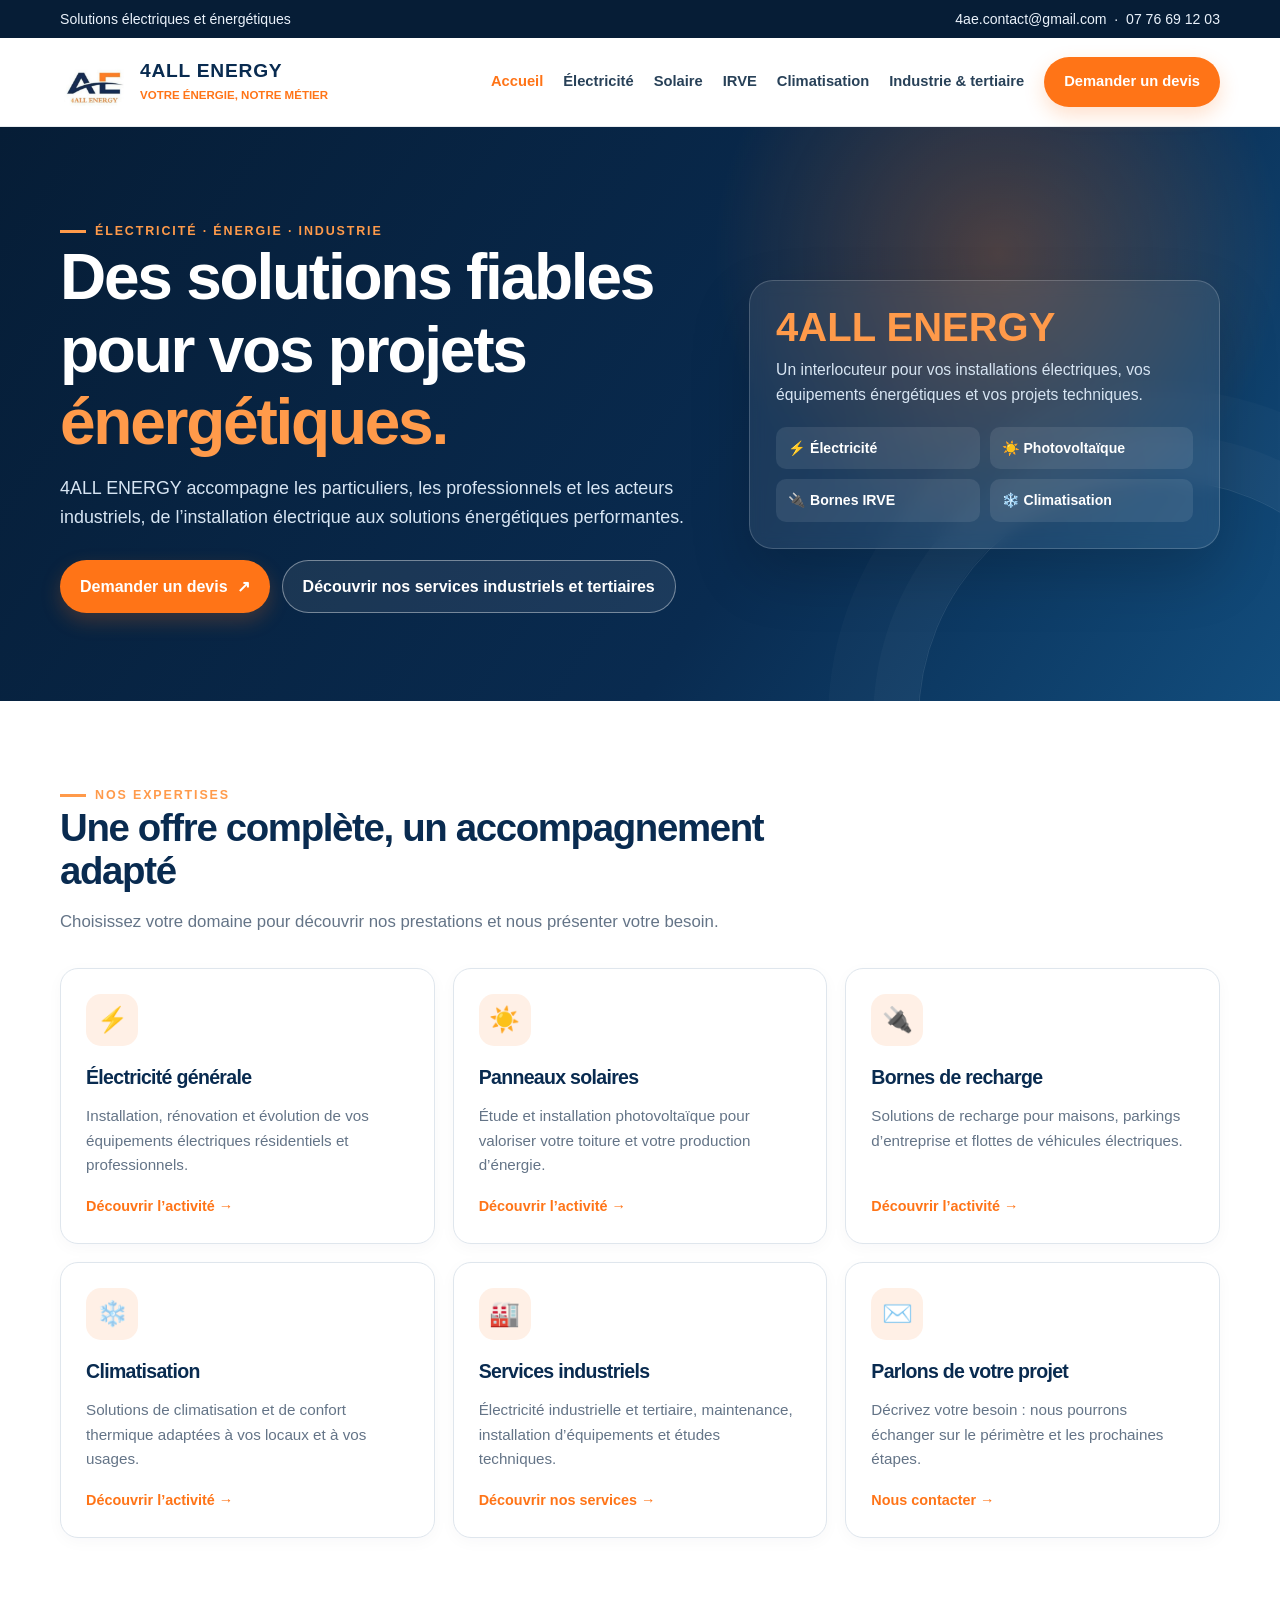
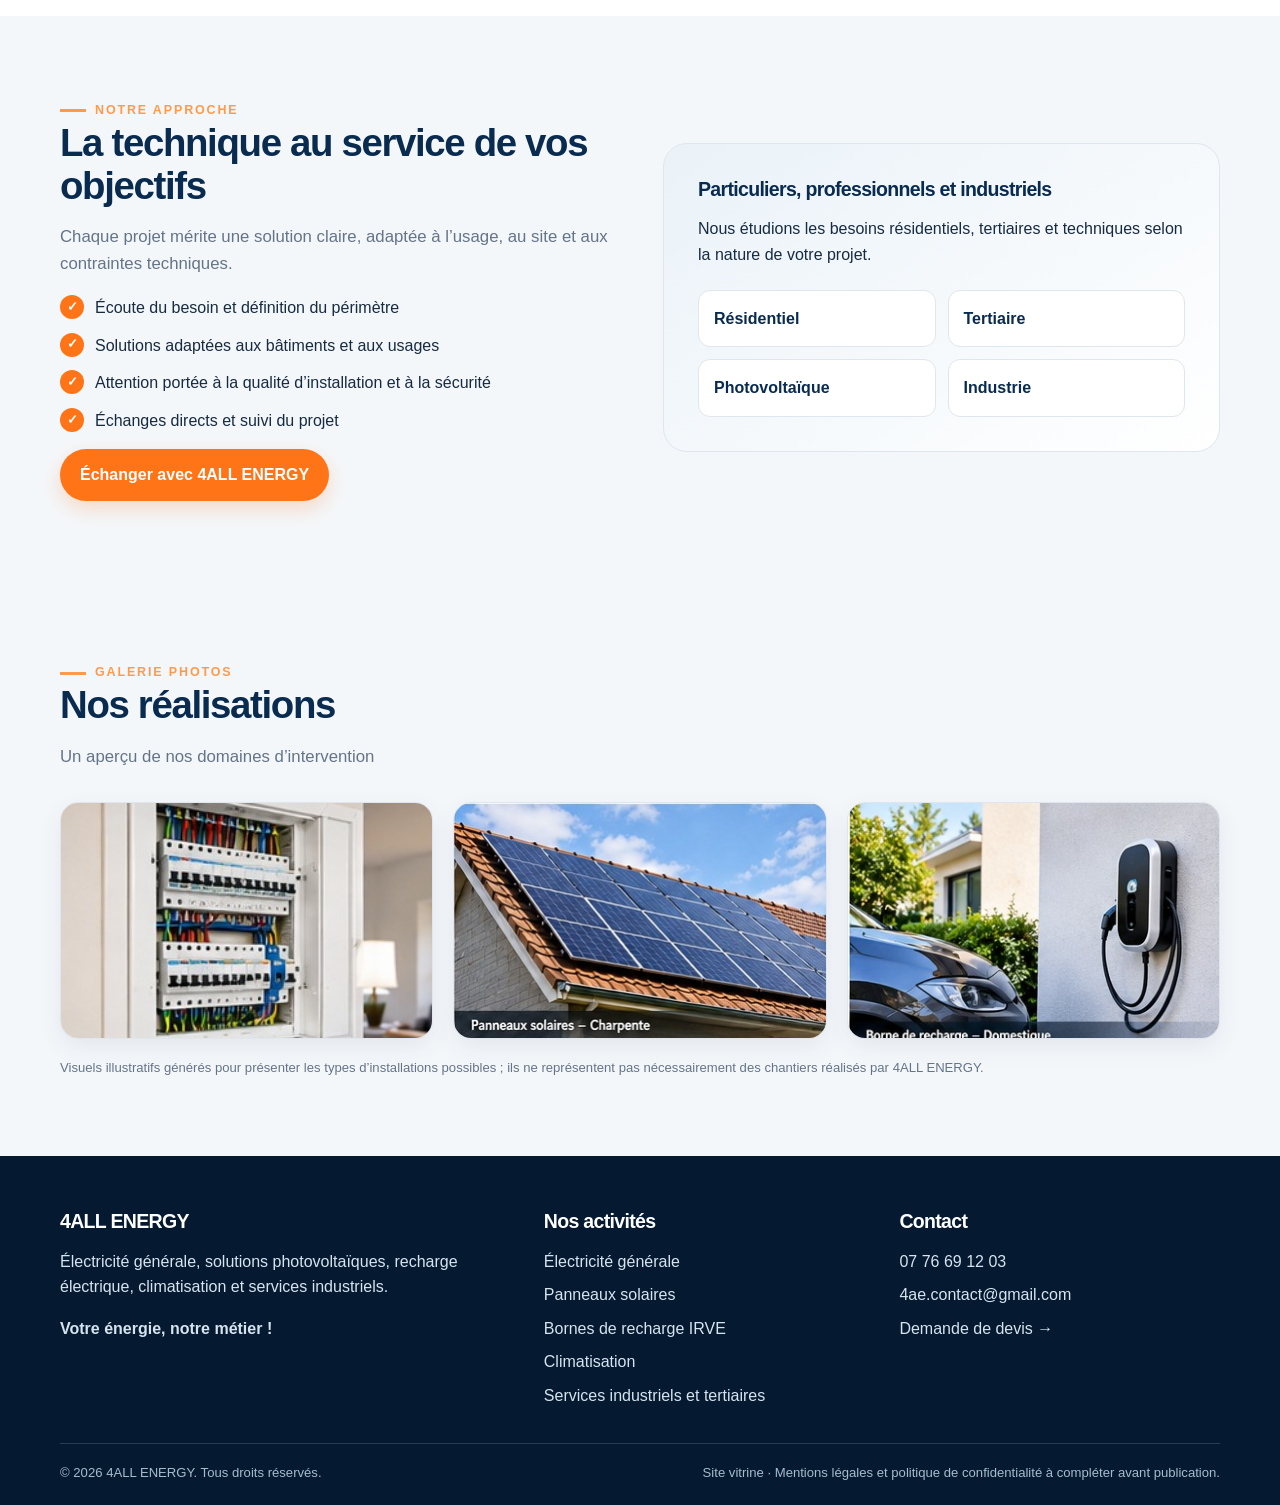
<file: index.html>
<!DOCTYPE html>

<html lang="fr">
<head>
<meta charset="utf-8"/>
<meta content="width=device-width, initial-scale=1" name="viewport"/>
<title>4ALL ENERGY | Électricité, solaire, IRVE et climatisation</title>
<meta content="4ALL ENERGY accompagne les particuliers, les entreprises et les industriels en électricité générale, photovoltaïque, bornes de recharge, climatisation et services industriels." name="description"/>
<meta content="#092b50" name="theme-color"/>
<link href="assets/styles.css" rel="stylesheet"/>
</head>
<body>
<div class="topbar"><div class="container topbar-inner"><span>Solutions électriques et énergétiques</span><span><a href="mailto:4ae.contact@gmail.com">4ae.contact@gmail.com</a>  ·  <a href="tel:+33776691203">07 76 69 12 03</a></span></div></div>
<header class="site-header"><div class="container header-inner">
<a aria-label="4ALL ENERGY - Accueil" class="brand" href="index.html">
<img alt="Logo AE 4ALL ENERGY" src="assets/logo-ae.jpg"/>
<span class="brand-copy"><strong>4ALL ENERGY</strong><small>VOTRE ÉNERGIE, NOTRE MÉTIER</small></span></a>
<button aria-expanded="false" aria-label="Ouvrir le menu" class="menu-toggle" type="button">☰</button>
<nav aria-label="Navigation principale" class="nav"><a aria-current="page" href="index.html">Accueil</a><a href="electricite-generale.html">Électricité</a><a href="panneaux-solaires.html">Solaire</a><a href="bornes-recharge.html">IRVE</a><a href="climatisation.html">Climatisation</a><a href="services-industriels-tertiaires.html">Industrie &amp; tertiaire</a><a class="nav-cta" href="contact.html">Demander un devis</a></nav>
</div></header>
<main>
<section class="hero"><div class="container hero-grid">
<div><span class="eyebrow">Électricité · Énergie · Industrie</span>
<h1>Des solutions fiables pour vos projets <span>énergétiques.</span></h1>
<p>4ALL ENERGY accompagne les particuliers, les professionnels et les acteurs industriels, de l’installation électrique aux solutions énergétiques performantes.</p>
<div class="hero-actions"><a class="btn btn-primary" href="contact.html">Demander un devis <span>↗</span></a><a class="btn btn-secondary" href="services-industriels-tertiaires.html">Découvrir nos services industriels et tertiaires</a></div>
</div>
<aside class="hero-card"><div class="big-number">4ALL ENERGY</div><p>Un interlocuteur pour vos installations électriques, vos équipements énergétiques et vos projets techniques.</p>
<div class="quick-list"><span>⚡ Électricité</span><span>☀️ Photovoltaïque</span><span>🔌 Bornes IRVE</span><span>❄️ Climatisation</span></div>
</aside>
</div></section>
<section class="section"><div class="container"><div class="section-head"><span class="eyebrow">Nos expertises</span><h2>Une offre complète, un accompagnement adapté</h2><p>Choisissez votre domaine pour découvrir nos prestations et nous présenter votre besoin.</p></div>
<div class="cards">
<a class="service-card" href="electricite-generale.html"><div class="service-icon">⚡</div><h3>Électricité générale</h3><p>Installation, rénovation et évolution de vos équipements électriques résidentiels et professionnels.</p><span class="card-link">Découvrir l’activité →</span></a>
<a class="service-card" href="panneaux-solaires.html"><div class="service-icon">☀️</div><h3>Panneaux solaires</h3><p>Étude et installation photovoltaïque pour valoriser votre toiture et votre production d’énergie.</p><span class="card-link">Découvrir l’activité →</span></a>
<a class="service-card" href="bornes-recharge.html"><div class="service-icon">🔌</div><h3>Bornes de recharge</h3><p>Solutions de recharge pour maisons, parkings d’entreprise et flottes de véhicules électriques.</p><span class="card-link">Découvrir l’activité →</span></a>
<a class="service-card" href="climatisation.html"><div class="service-icon">❄️</div><h3>Climatisation</h3><p>Solutions de climatisation et de confort thermique adaptées à vos locaux et à vos usages.</p><span class="card-link">Découvrir l’activité →</span></a>
<a class="service-card" href="services-industriels-tertiaires.html"><div class="service-icon">🏭</div><h3>Services industriels</h3><p>Électricité industrielle et tertiaire, maintenance, installation d’équipements et études techniques.</p><span class="card-link">Découvrir nos services →</span></a>
<a class="service-card" href="contact.html"><div class="service-icon">✉️</div><h3>Parlons de votre projet</h3><p>Décrivez votre besoin : nous pourrons échanger sur le périmètre et les prochaines étapes.</p><span class="card-link">Nous contacter →</span></a>
</div></div></section>
<section class="section section-soft"><div class="container split"><div><span class="eyebrow">Notre approche</span><h2>La technique au service de vos objectifs</h2><p class="lead">Chaque projet mérite une solution claire, adaptée à l’usage, au site et aux contraintes techniques.</p><ul class="check-list"><li>Écoute du besoin et définition du périmètre</li><li>Solutions adaptées aux bâtiments et aux usages</li><li>Attention portée à la qualité d’installation et à la sécurité</li><li>Échanges directs et suivi du projet</li></ul><a class="btn btn-primary" href="contact.html">Échanger avec 4ALL ENERGY</a></div>
<div class="feature-panel"><h3>Particuliers, professionnels et industriels</h3><p>Nous étudions les besoins résidentiels, tertiaires et techniques selon la nature de votre projet.</p><div class="mini-grid"><div>Résidentiel</div><div>Tertiaire</div><div>Photovoltaïque</div><div>Industrie</div></div></div>
</div></section>
<section class="section projects-section"><div class="container"><div class="section-head"><span class="eyebrow">Galerie photos</span><h2>Nos réalisations</h2><p>Un aperçu de nos domaines d’intervention</p></div><div class="project-gallery"><article class="project-card"><img alt="Tableau électrique de logement" decoding="async" loading="lazy" src="assets/realisations/realisation-01.jpg"/></article>
<article class="project-card"><img alt="Panneaux solaires sur charpente" decoding="async" loading="lazy" src="assets/realisations/realisation-07.jpg"/></article>
<article class="project-card"><img alt="Borne de recharge domestique" decoding="async" loading="lazy" src="assets/realisations/realisation-04.jpg"/></article></div><p class="gallery-disclaimer">Visuels illustratifs générés pour présenter les types d’installations possibles ; ils ne représentent pas nécessairement des chantiers réalisés par 4ALL ENERGY.</p></div></section>
</main>
<footer class="site-footer"><div class="container"><div class="footer-grid">
<div><h3>4ALL ENERGY</h3><p>Électricité générale, solutions photovoltaïques, recharge électrique, climatisation et services industriels.</p><p><strong>Votre énergie, notre métier !</strong></p></div>
<div><h3>Nos activités</h3><div class="footer-links"><a href="electricite-generale.html">Électricité générale</a><a href="panneaux-solaires.html">Panneaux solaires</a><a href="bornes-recharge.html">Bornes de recharge IRVE</a><a href="climatisation.html">Climatisation</a><a href="services-industriels-tertiaires.html">Services industriels et tertiaires</a></div></div>
<div><h3>Contact</h3><div class="footer-links"><a href="tel:+33776691203">07 76 69 12 03</a><a href="mailto:4ae.contact@gmail.com">4ae.contact@gmail.com</a><a href="contact.html">Demande de devis →</a></div></div>
</div><div class="footer-bottom"><span>© <span id="year">2026</span> 4ALL ENERGY. Tous droits réservés.</span><span>Site vitrine · Mentions légales et politique de confidentialité à compléter avant publication.</span></div></div></footer>
<a class="mobile-call" href="tel:+33776691203">☎ Appeler 4ALL ENERGY</a>
<script src="assets/site.js"></script>
</body></html>
</file>
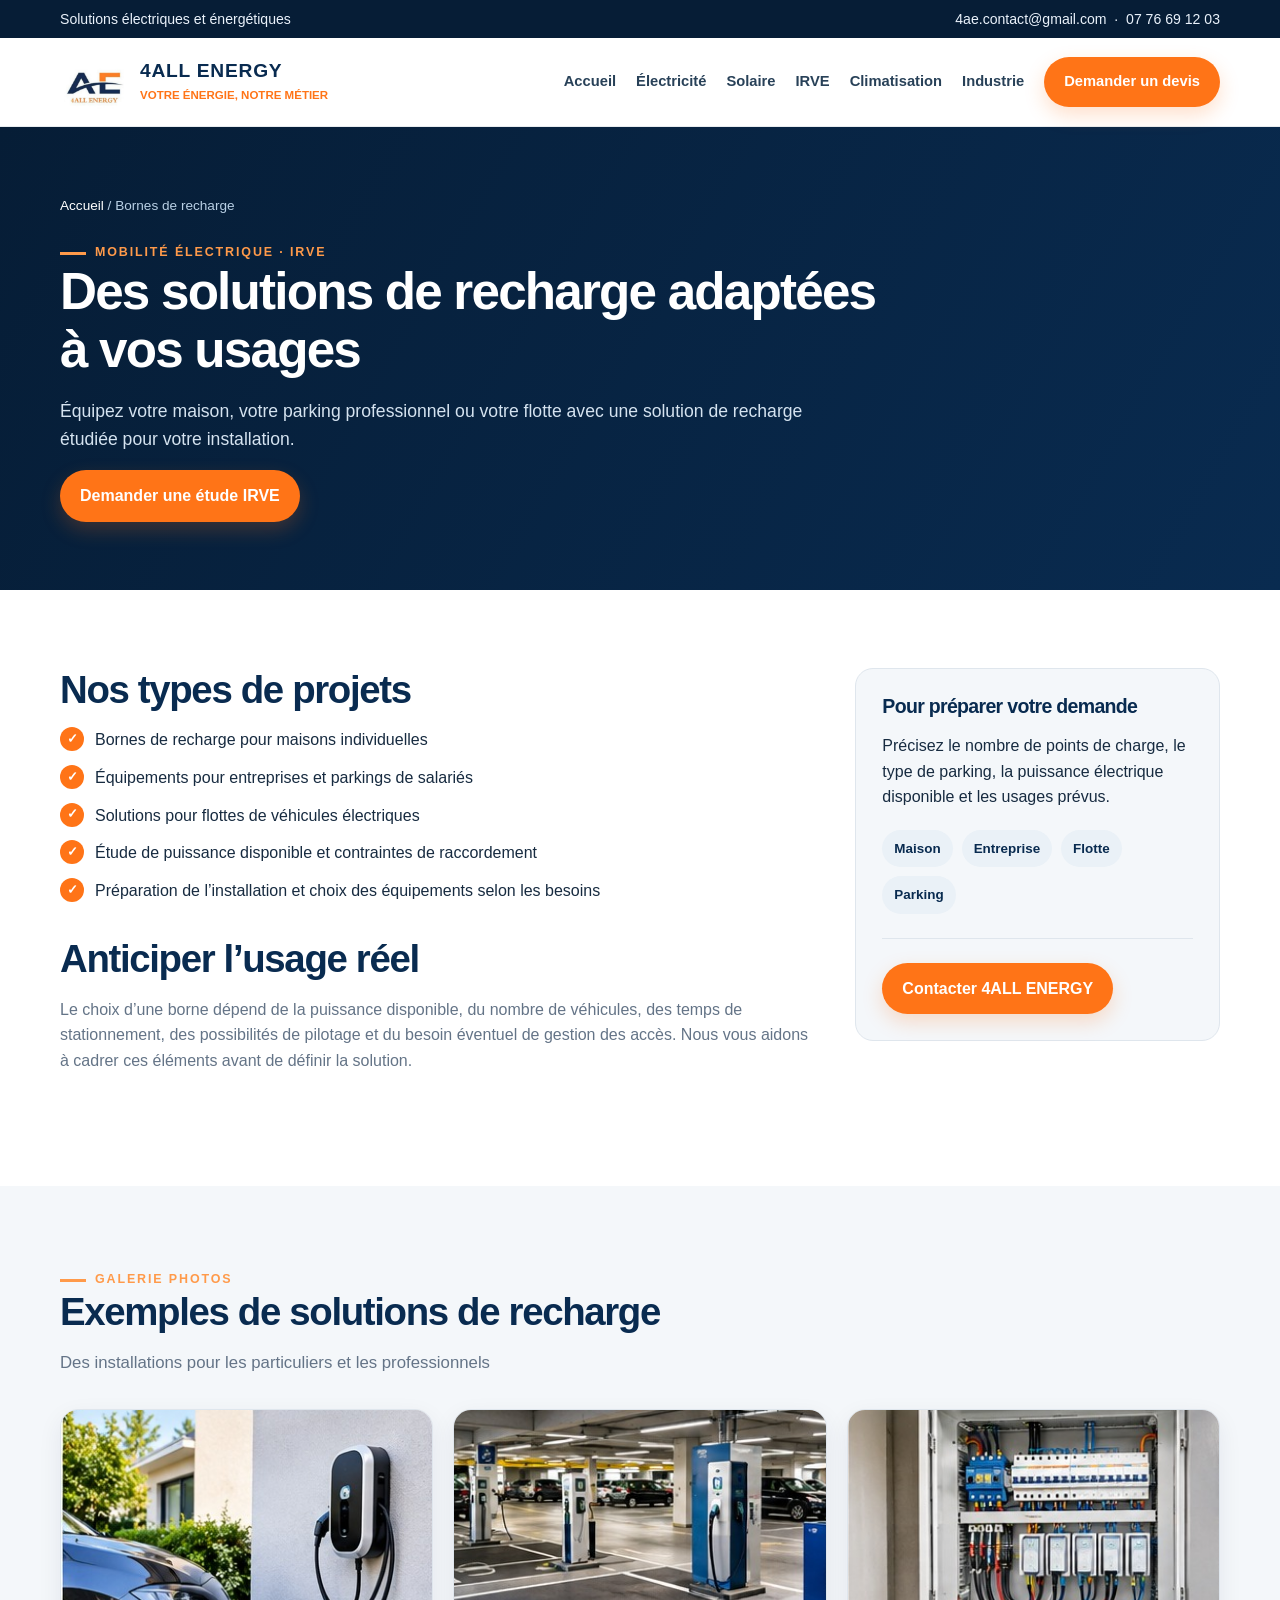
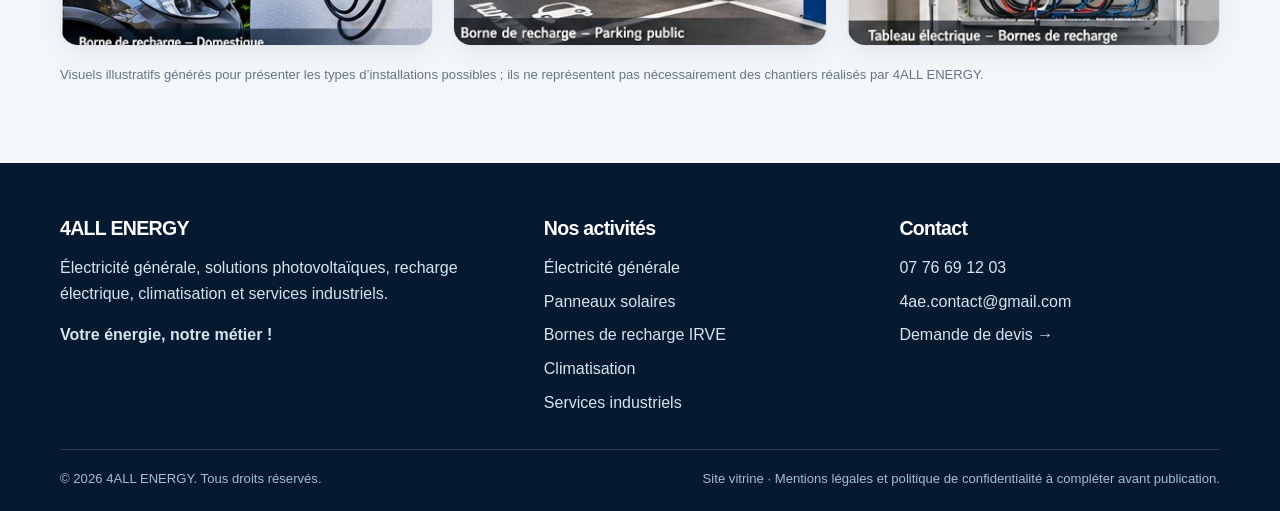
<file: bornes-recharge.html>
<!DOCTYPE html>

<html lang="fr">
<head>
<meta charset="utf-8"/>
<meta content="width=device-width, initial-scale=1" name="viewport"/>
<title>Installation de bornes de recharge IRVE | 4ALL ENERGY</title>
<meta content="4ALL ENERGY vous accompagne dans l'installation de bornes de recharge pour véhicules électriques à domicile, en entreprise et sur les parkings professionnels." name="description"/>
<meta content="#092b50" name="theme-color"/>
<link href="assets/styles.css" rel="stylesheet"/>
</head>
<body>
<div class="topbar"><div class="container topbar-inner"><span>Solutions électriques et énergétiques</span><span><a href="mailto:4ae.contact@gmail.com">4ae.contact@gmail.com</a>  ·  <a href="tel:+33776691203">07 76 69 12 03</a></span></div></div>
<header class="site-header"><div class="container header-inner">
<a aria-label="4ALL ENERGY - Accueil" class="brand" href="index.html">
<img alt="Logo AE 4ALL ENERGY" src="assets/logo-ae.jpg"/>
<span class="brand-copy"><strong>4ALL ENERGY</strong><small>VOTRE ÉNERGIE, NOTRE MÉTIER</small></span></a>
<button aria-expanded="false" aria-label="Ouvrir le menu" class="menu-toggle" type="button">☰</button>
<nav aria-label="Navigation principale" class="nav"><a href="index.html">Accueil</a><a href="electricite-generale.html">Électricité</a><a href="panneaux-solaires.html">Solaire</a><a href="bornes-recharge.html">IRVE</a><a href="climatisation.html">Climatisation</a><a href="services-industriels.html">Industrie</a><a class="nav-cta" href="contact.html">Demander un devis</a></nav>
</div></header>
<main>
<section class="page-hero"><div class="container"><div class="breadcrumb"><a href="index.html">Accueil</a> / Bornes de recharge</div><span class="eyebrow">Mobilité électrique · IRVE</span><h1>Des solutions de recharge adaptées à vos usages</h1><p>Équipez votre maison, votre parking professionnel ou votre flotte avec une solution de recharge étudiée pour votre installation.</p><a class="btn btn-primary" href="contact.html?activite=IRVE">Demander une étude IRVE</a></div></section>
<section class="section"><div class="container page-content"><div>
<div class="content-block"><h2>Nos types de projets</h2><ul class="check-list"><li>Bornes de recharge pour maisons individuelles</li><li>Équipements pour entreprises et parkings de salariés</li><li>Solutions pour flottes de véhicules électriques</li><li>Étude de puissance disponible et contraintes de raccordement</li><li>Préparation de l’installation et choix des équipements selon les besoins</li></ul></div>
<div class="content-block"><h2>Anticiper l’usage réel</h2><p>Le choix d’une borne dépend de la puissance disponible, du nombre de véhicules, des temps de stationnement, des possibilités de pilotage et du besoin éventuel de gestion des accès. Nous vous aidons à cadrer ces éléments avant de définir la solution.</p></div>
</div><aside class="info-box"><h3>Pour préparer votre demande</h3><p>Précisez le nombre de points de charge, le type de parking, la puissance électrique disponible et les usages prévus.</p><div class="pill-list"><span class="pill">Maison</span><span class="pill">Entreprise</span><span class="pill">Flotte</span><span class="pill">Parking</span></div><hr style="border:0;border-top:1px solid var(--line);margin:24px 0"/><a class="btn btn-primary" href="contact.html?activite=IRVE">Contacter 4ALL ENERGY</a></aside></div></section>
<section class="section projects-section"><div class="container"><div class="section-head"><span class="eyebrow">Galerie photos</span><h2>Exemples de solutions de recharge</h2><p>Des installations pour les particuliers et les professionnels</p></div><div class="project-gallery"><article class="project-card"><img alt="Borne de recharge domestique" decoding="async" loading="lazy" src="assets/realisations/realisation-04.jpg"/></article>
<article class="project-card"><img alt="Borne de recharge en parking public" decoding="async" loading="lazy" src="assets/realisations/realisation-05.jpg"/></article>
<article class="project-card"><img alt="Tableau électrique pour bornes de recharge" decoding="async" loading="lazy" src="assets/realisations/realisation-06.jpg"/></article></div><p class="gallery-disclaimer">Visuels illustratifs générés pour présenter les types d’installations possibles ; ils ne représentent pas nécessairement des chantiers réalisés par 4ALL ENERGY.</p></div></section>
</main>
<footer class="site-footer"><div class="container"><div class="footer-grid">
<div><h3>4ALL ENERGY</h3><p>Électricité générale, solutions photovoltaïques, recharge électrique, climatisation et services industriels.</p><p><strong>Votre énergie, notre métier !</strong></p></div>
<div><h3>Nos activités</h3><div class="footer-links"><a href="electricite-generale.html">Électricité générale</a><a href="panneaux-solaires.html">Panneaux solaires</a><a href="bornes-recharge.html">Bornes de recharge IRVE</a><a href="climatisation.html">Climatisation</a><a href="services-industriels.html">Services industriels</a></div></div>
<div><h3>Contact</h3><div class="footer-links"><a href="tel:+33776691203">07 76 69 12 03</a><a href="mailto:4ae.contact@gmail.com">4ae.contact@gmail.com</a><a href="contact.html">Demande de devis →</a></div></div>
</div><div class="footer-bottom"><span>© <span id="year">2026</span> 4ALL ENERGY. Tous droits réservés.</span><span>Site vitrine · Mentions légales et politique de confidentialité à compléter avant publication.</span></div></div></footer>
<a class="mobile-call" href="tel:+33776691203">☎ Appeler 4ALL ENERGY</a>
<script src="assets/site.js"></script>
</body></html>
</file>
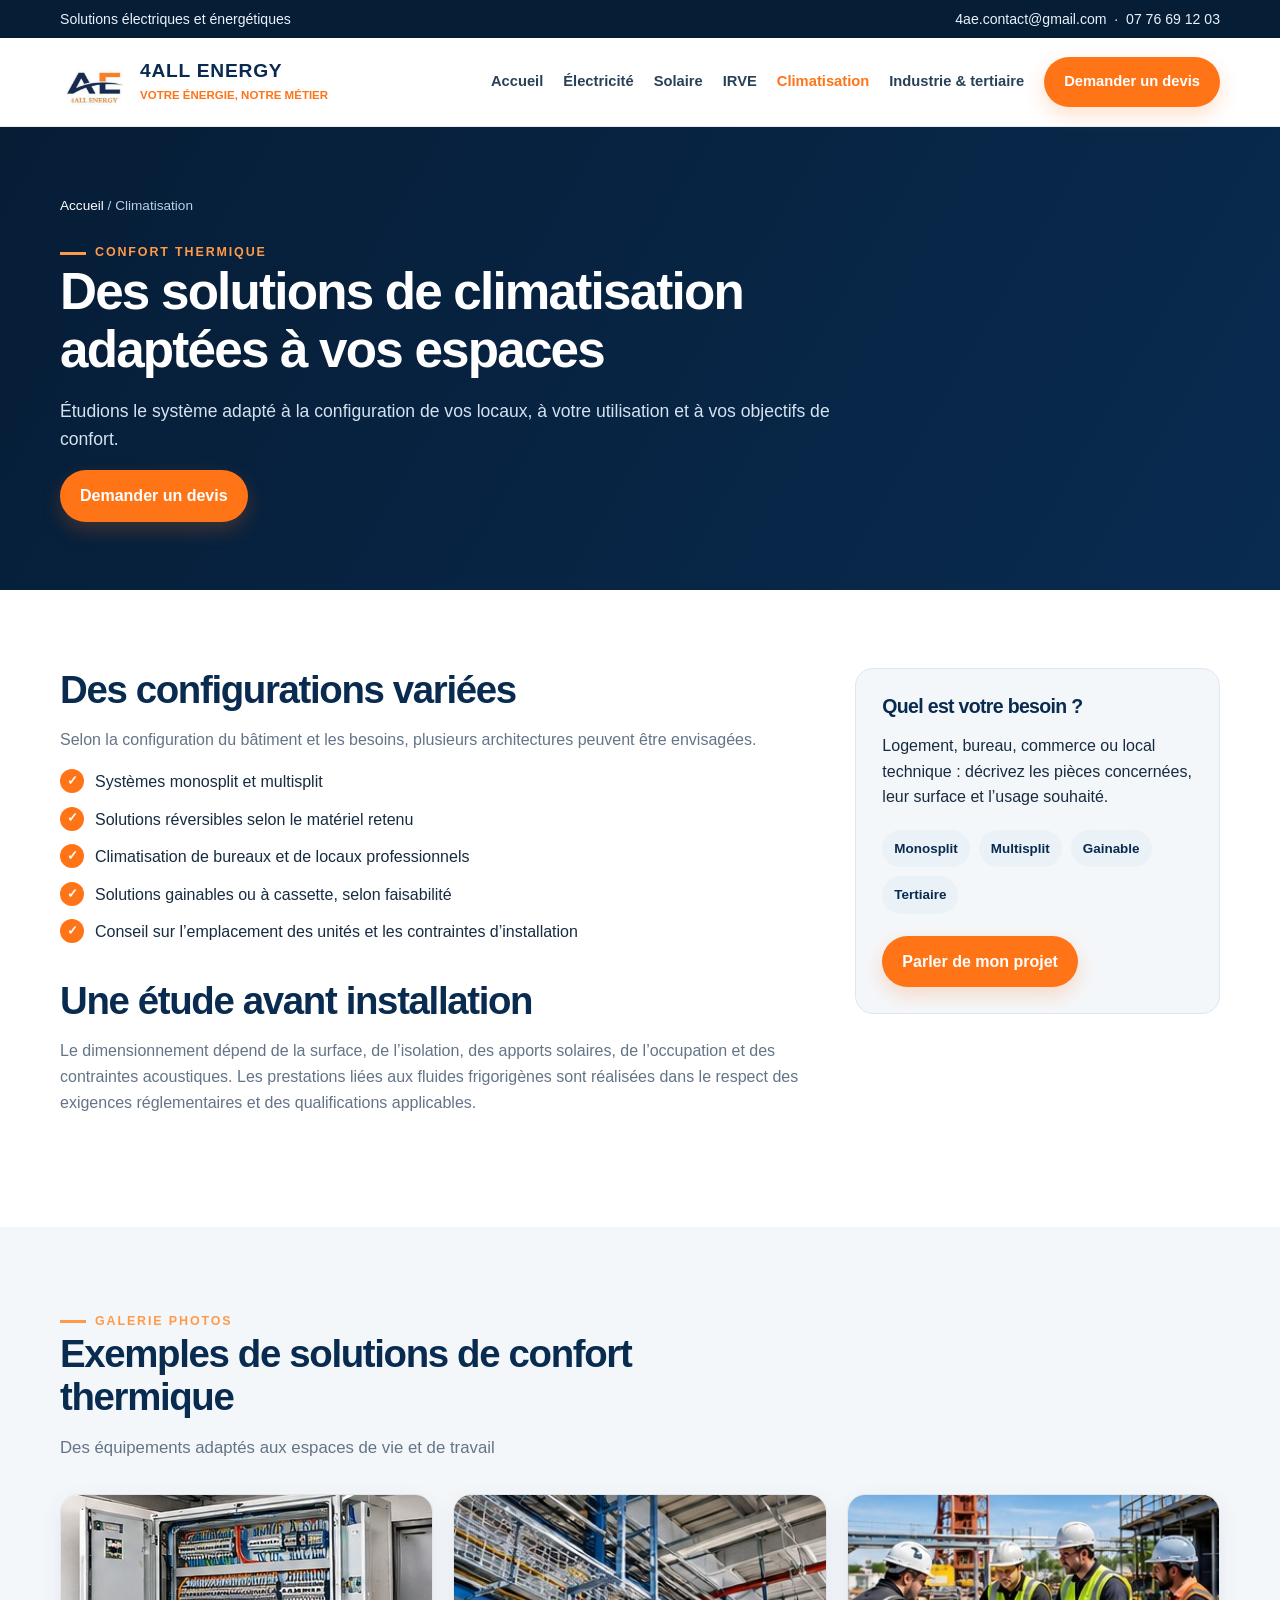
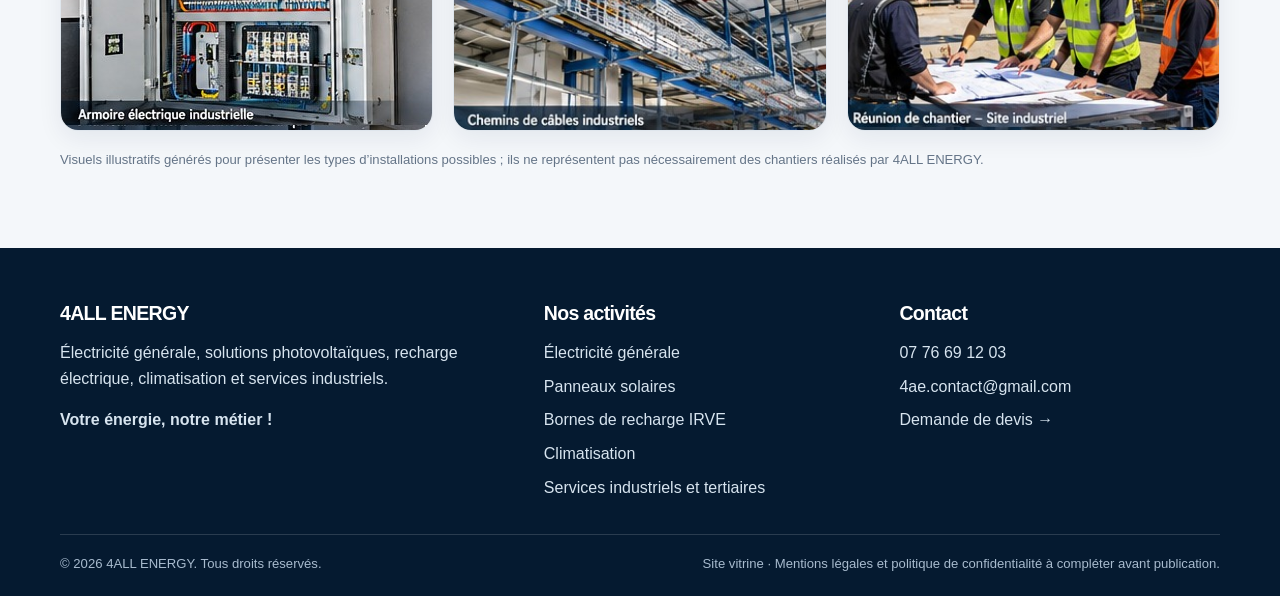
<file: climatisation.html>
<!DOCTYPE html>

<html lang="fr">
<head>
<meta charset="utf-8"/>
<meta content="width=device-width, initial-scale=1" name="viewport"/>
<title>Climatisation et confort thermique | 4ALL ENERGY</title>
<meta content="Solutions de climatisation pour logements et locaux professionnels avec 4ALL ENERGY." name="description"/>
<meta content="#092b50" name="theme-color"/>
<link href="assets/styles.css" rel="stylesheet"/>
</head>
<body>
<div class="topbar"><div class="container topbar-inner"><span>Solutions électriques et énergétiques</span><span><a href="mailto:4ae.contact@gmail.com">4ae.contact@gmail.com</a>  ·  <a href="tel:+33776691203">07 76 69 12 03</a></span></div></div>
<header class="site-header"><div class="container header-inner">
<a aria-label="4ALL ENERGY - Accueil" class="brand" href="index.html">
<img alt="Logo AE 4ALL ENERGY" src="assets/logo-ae.jpg"/>
<span class="brand-copy"><strong>4ALL ENERGY</strong><small>VOTRE ÉNERGIE, NOTRE MÉTIER</small></span></a>
<button aria-expanded="false" aria-label="Ouvrir le menu" class="menu-toggle" type="button">☰</button>
<nav aria-label="Navigation principale" class="nav"><a href="index.html">Accueil</a><a href="electricite-generale.html">Électricité</a><a href="panneaux-solaires.html">Solaire</a><a href="bornes-recharge.html">IRVE</a><a aria-current="page" href="climatisation.html">Climatisation</a><a href="services-industriels-tertiaires.html">Industrie &amp; tertiaire</a><a class="nav-cta" href="contact.html">Demander un devis</a></nav>
</div></header>
<main>
<section class="page-hero"><div class="container"><div class="breadcrumb"><a href="index.html">Accueil</a> / Climatisation</div><span class="eyebrow">Confort thermique</span><h1>Des solutions de climatisation adaptées à vos espaces</h1><p>Étudions le système adapté à la configuration de vos locaux, à votre utilisation et à vos objectifs de confort.</p><a class="btn btn-primary" href="contact.html?activite=climatisation">Demander un devis</a></div></section>
<section class="section"><div class="container page-content"><div>
<div class="content-block"><h2>Des configurations variées</h2><p>Selon la configuration du bâtiment et les besoins, plusieurs architectures peuvent être envisagées.</p><ul class="check-list"><li>Systèmes monosplit et multisplit</li><li>Solutions réversibles selon le matériel retenu</li><li>Climatisation de bureaux et de locaux professionnels</li><li>Solutions gainables ou à cassette, selon faisabilité</li><li>Conseil sur l’emplacement des unités et les contraintes d’installation</li></ul></div>
<div class="content-block"><h2>Une étude avant installation</h2><p>Le dimensionnement dépend de la surface, de l’isolation, des apports solaires, de l’occupation et des contraintes acoustiques. Les prestations liées aux fluides frigorigènes sont réalisées dans le respect des exigences réglementaires et des qualifications applicables.</p></div>
</div><aside class="info-box"><h3>Quel est votre besoin ?</h3><p>Logement, bureau, commerce ou local technique : décrivez les pièces concernées, leur surface et l’usage souhaité.</p><div class="pill-list"><span class="pill">Monosplit</span><span class="pill">Multisplit</span><span class="pill">Gainable</span><span class="pill">Tertiaire</span></div><a class="btn btn-primary" href="contact.html?activite=climatisation" style="margin-top:22px">Parler de mon projet</a></aside></div></section>
<section class="section projects-section"><div class="container"><div class="section-head"><span class="eyebrow">Galerie photos</span><h2>Exemples de solutions de confort thermique</h2><p>Des équipements adaptés aux espaces de vie et de travail</p></div><div class="project-gallery"><article class="project-card"><img alt="Climatisation split dans un logement" decoding="async" loading="lazy" src="assets/realisations/realisation-13.jpg"/></article>
<article class="project-card"><img alt="Groupe extérieur de climatisation" decoding="async" loading="lazy" src="assets/realisations/realisation-14.jpg"/></article>
<article class="project-card"><img alt="Climatisation gainable en site tertiaire" decoding="async" loading="lazy" src="assets/realisations/realisation-15.jpg"/></article></div><p class="gallery-disclaimer">Visuels illustratifs générés pour présenter les types d’installations possibles ; ils ne représentent pas nécessairement des chantiers réalisés par 4ALL ENERGY.</p></div></section>
</main>
<footer class="site-footer"><div class="container"><div class="footer-grid">
<div><h3>4ALL ENERGY</h3><p>Électricité générale, solutions photovoltaïques, recharge électrique, climatisation et services industriels.</p><p><strong>Votre énergie, notre métier !</strong></p></div>
<div><h3>Nos activités</h3><div class="footer-links"><a href="electricite-generale.html">Électricité générale</a><a href="panneaux-solaires.html">Panneaux solaires</a><a href="bornes-recharge.html">Bornes de recharge IRVE</a><a href="climatisation.html">Climatisation</a><a href="services-industriels-tertiaires.html">Services industriels et tertiaires</a></div></div>
<div><h3>Contact</h3><div class="footer-links"><a href="tel:+33776691203">07 76 69 12 03</a><a href="mailto:4ae.contact@gmail.com">4ae.contact@gmail.com</a><a href="contact.html">Demande de devis →</a></div></div>
</div><div class="footer-bottom"><span>© <span id="year">2026</span> 4ALL ENERGY. Tous droits réservés.</span><span>Site vitrine · Mentions légales et politique de confidentialité à compléter avant publication.</span></div></div></footer>
<a class="mobile-call" href="tel:+33776691203">☎ Appeler 4ALL ENERGY</a>
<script src="assets/site.js"></script>
</body></html>
</file>
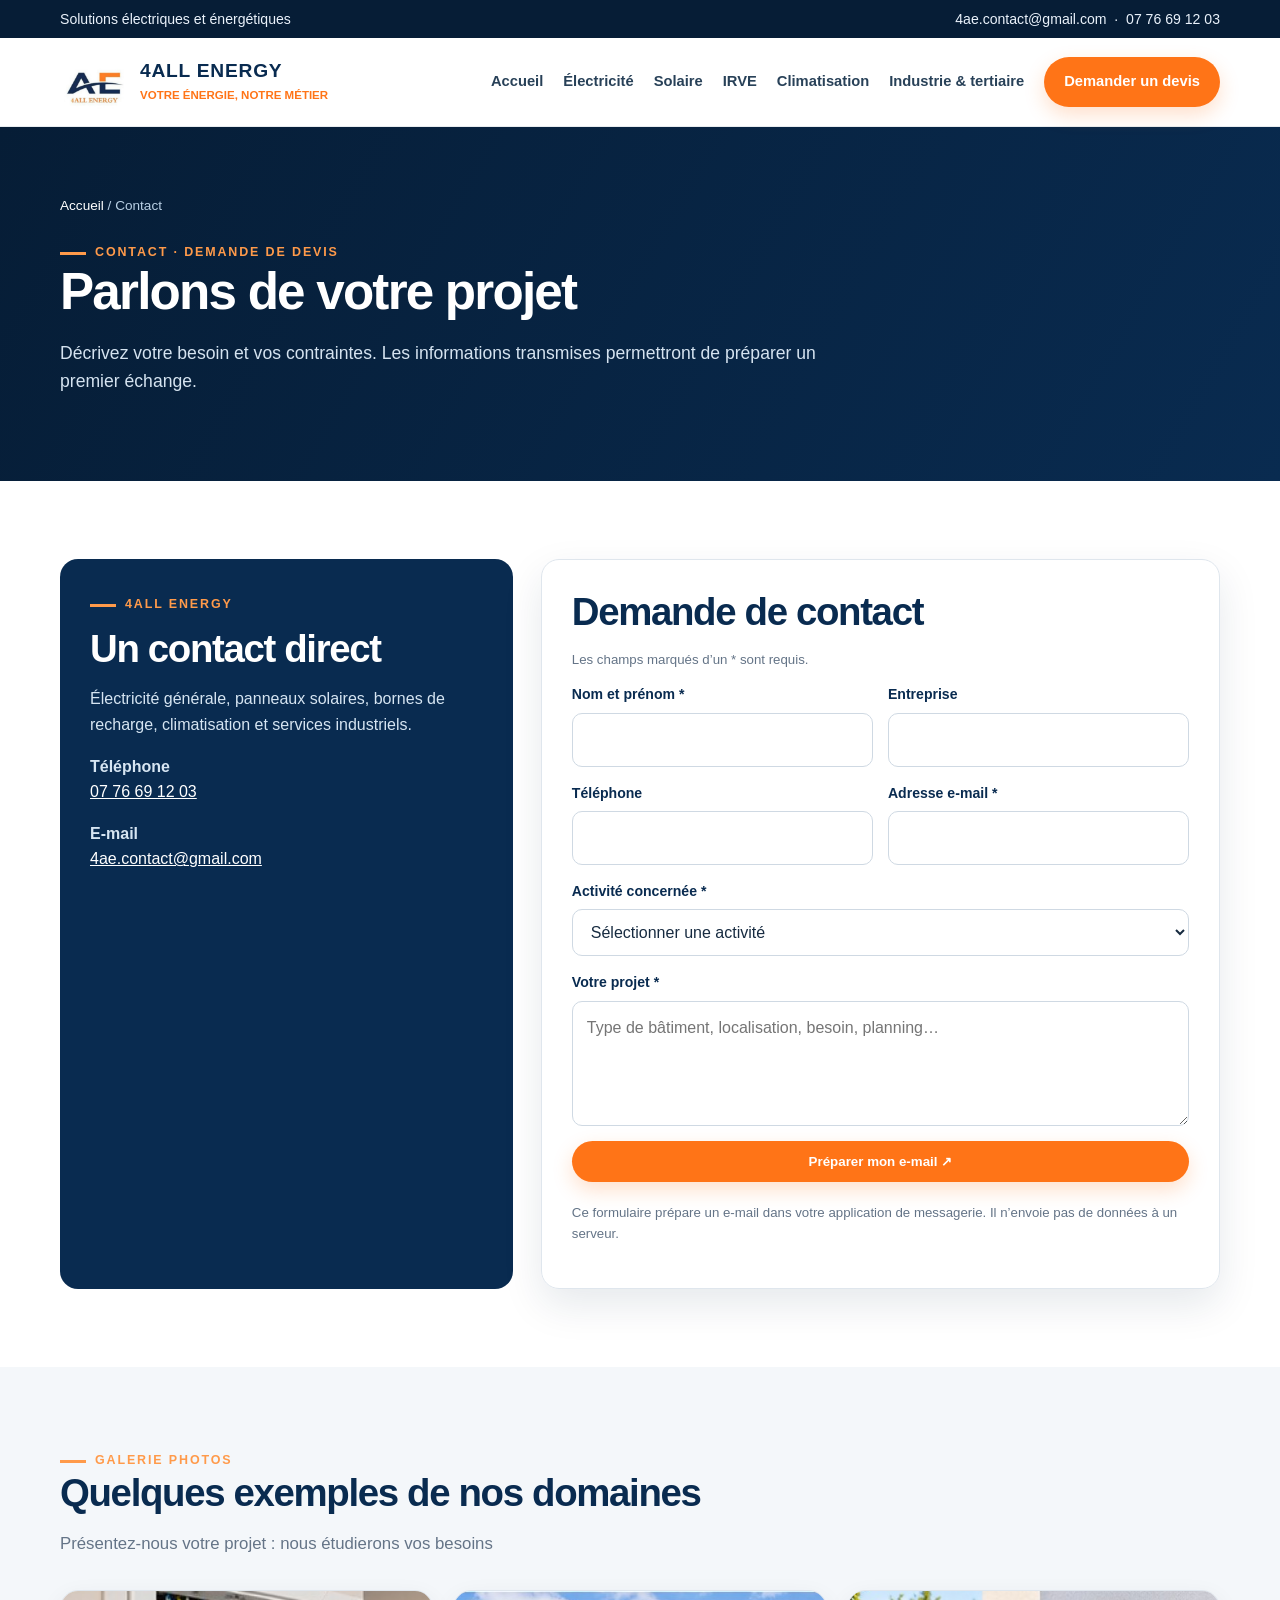
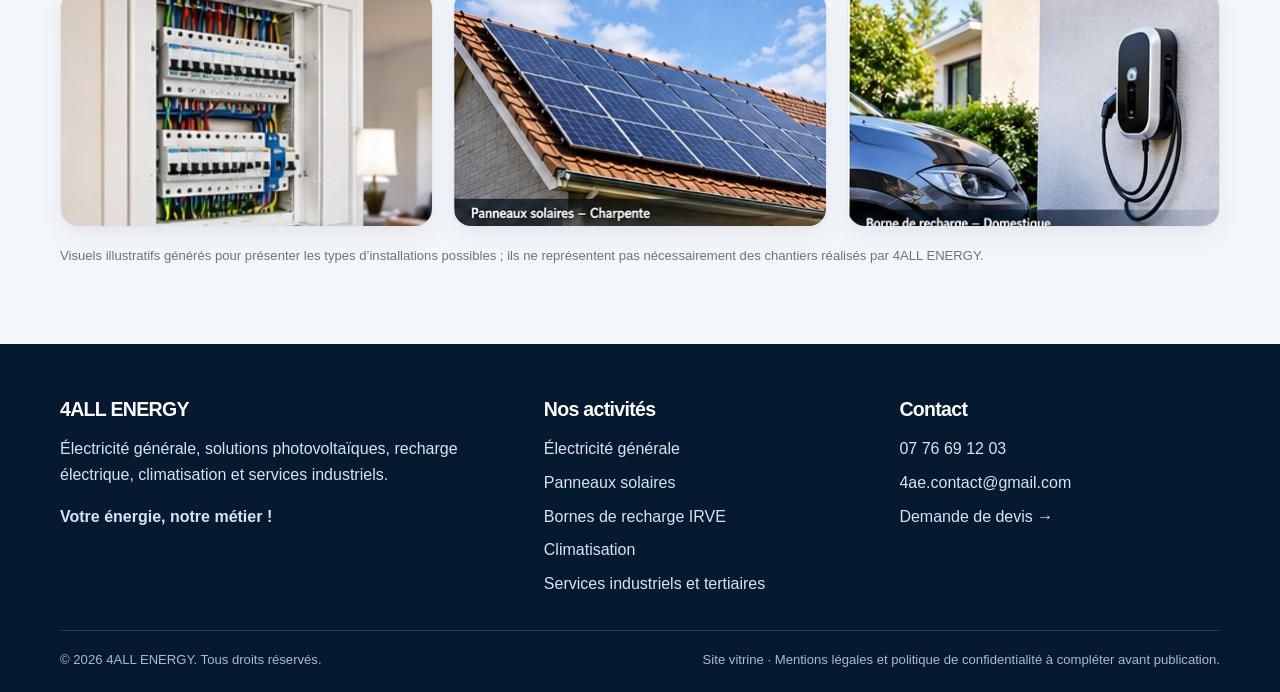
<file: contact.html>
<!DOCTYPE html>

<html lang="fr">
<head>
<meta charset="utf-8"/>
<meta content="width=device-width, initial-scale=1" name="viewport"/>
<title>Contact et demande de devis | 4ALL ENERGY</title>
<meta content="Contacter 4ALL ENERGY pour un projet d’électricité, photovoltaïque, IRVE, climatisation ou services industriels." name="description"/>
<meta content="#092b50" name="theme-color"/>
<link href="assets/styles.css" rel="stylesheet"/>
</head>
<body>
<div class="topbar"><div class="container topbar-inner"><span>Solutions électriques et énergétiques</span><span><a href="mailto:4ae.contact@gmail.com">4ae.contact@gmail.com</a>  ·  <a href="tel:+33776691203">07 76 69 12 03</a></span></div></div>
<header class="site-header"><div class="container header-inner">
<a aria-label="4ALL ENERGY - Accueil" class="brand" href="index.html">
<img alt="Logo AE 4ALL ENERGY" src="assets/logo-ae.jpg"/>
<span class="brand-copy"><strong>4ALL ENERGY</strong><small>VOTRE ÉNERGIE, NOTRE MÉTIER</small></span></a>
<button aria-expanded="false" aria-label="Ouvrir le menu" class="menu-toggle" type="button">☰</button>
<nav aria-label="Navigation principale" class="nav"><a href="index.html">Accueil</a><a href="electricite-generale.html">Électricité</a><a href="panneaux-solaires.html">Solaire</a><a href="bornes-recharge.html">IRVE</a><a href="climatisation.html">Climatisation</a><a href="services-industriels-tertiaires.html">Industrie &amp; tertiaire</a><a class="nav-cta" href="contact.html">Demander un devis</a></nav>
</div></header>
<main>
<section class="page-hero"><div class="container"><div class="breadcrumb"><a href="index.html">Accueil</a> / Contact</div><span class="eyebrow">Contact · Demande de devis</span><h1>Parlons de votre projet</h1><p>Décrivez votre besoin et vos contraintes. Les informations transmises permettront de préparer un premier échange.</p></div></section>
<section class="section"><div class="container contact-grid">
<div class="contact-details"><span class="eyebrow">4ALL ENERGY</span><h2 style="color:white;margin-top:12px">Un contact direct</h2><p>Électricité générale, panneaux solaires, bornes de recharge, climatisation et services industriels.</p><p><strong>Téléphone</strong><br/><a href="tel:+33776691203">07 76 69 12 03</a></p><p><strong>E-mail</strong><br/><a href="mailto:4ae.contact@gmail.com">4ae.contact@gmail.com</a></p></div>
<div class="form-card"><h2>Demande de contact</h2><p class="form-note">Les champs marqués d’un * sont requis.</p>
<form id="quote-form"><div class="form-grid">
<div class="field"><label for="name">Nom et prénom *</label><input autocomplete="name" id="name" name="name" required=""/></div>
<div class="field"><label for="company">Entreprise</label><input autocomplete="organization" id="company" name="company"/></div>
<div class="field"><label for="phone">Téléphone</label><input autocomplete="tel" id="phone" name="phone" type="tel"/></div>
<div class="field"><label for="email">Adresse e-mail *</label><input autocomplete="email" id="email" name="email" required="" type="email"/></div>
<div class="field full"><label for="activity">Activité concernée *</label><select id="activity" name="activity" required=""><option value="">Sélectionner une activité</option><option>Électricité générale</option><option>Panneaux solaires photovoltaïques</option><option>Bornes de recharge IRVE</option><option>Climatisation</option><option>Services industriels</option><option>Autre demande</option></select></div>
<div class="field full"><label for="message">Votre projet *</label><textarea id="message" name="message" placeholder="Type de bâtiment, localisation, besoin, planning…" required=""></textarea></div>
<div class="field full"><button class="btn btn-primary" type="submit">Préparer mon e-mail ↗</button><p class="form-note">Ce formulaire prépare un e-mail dans votre application de messagerie. Il n’envoie pas de données à un serveur.</p></div>
</div></form></div>
</div></section>
<section class="section projects-section"><div class="container"><div class="section-head"><span class="eyebrow">Galerie photos</span><h2>Quelques exemples de nos domaines</h2><p>Présentez-nous votre projet : nous étudierons vos besoins</p></div><div class="project-gallery"><article class="project-card"><img alt="Tableau électrique de logement" decoding="async" loading="lazy" src="assets/realisations/realisation-01.jpg"/></article>
<article class="project-card"><img alt="Panneaux solaires sur charpente" decoding="async" loading="lazy" src="assets/realisations/realisation-07.jpg"/></article>
<article class="project-card"><img alt="Borne de recharge domestique" decoding="async" loading="lazy" src="assets/realisations/realisation-04.jpg"/></article></div><p class="gallery-disclaimer">Visuels illustratifs générés pour présenter les types d’installations possibles ; ils ne représentent pas nécessairement des chantiers réalisés par 4ALL ENERGY.</p></div></section>
</main>
<footer class="site-footer"><div class="container"><div class="footer-grid">
<div><h3>4ALL ENERGY</h3><p>Électricité générale, solutions photovoltaïques, recharge électrique, climatisation et services industriels.</p><p><strong>Votre énergie, notre métier !</strong></p></div>
<div><h3>Nos activités</h3><div class="footer-links"><a href="electricite-generale.html">Électricité générale</a><a href="panneaux-solaires.html">Panneaux solaires</a><a href="bornes-recharge.html">Bornes de recharge IRVE</a><a href="climatisation.html">Climatisation</a><a href="services-industriels-tertiaires.html">Services industriels et tertiaires</a></div></div>
<div><h3>Contact</h3><div class="footer-links"><a href="tel:+33776691203">07 76 69 12 03</a><a href="mailto:4ae.contact@gmail.com">4ae.contact@gmail.com</a><a href="contact.html">Demande de devis →</a></div></div>
</div><div class="footer-bottom"><span>© <span id="year">2026</span> 4ALL ENERGY. Tous droits réservés.</span><span>Site vitrine · Mentions légales et politique de confidentialité à compléter avant publication.</span></div></div></footer>
<a class="mobile-call" href="tel:+33776691203">☎ Appeler 4ALL ENERGY</a>
<script src="assets/site.js"></script>
</body></html>
</file>
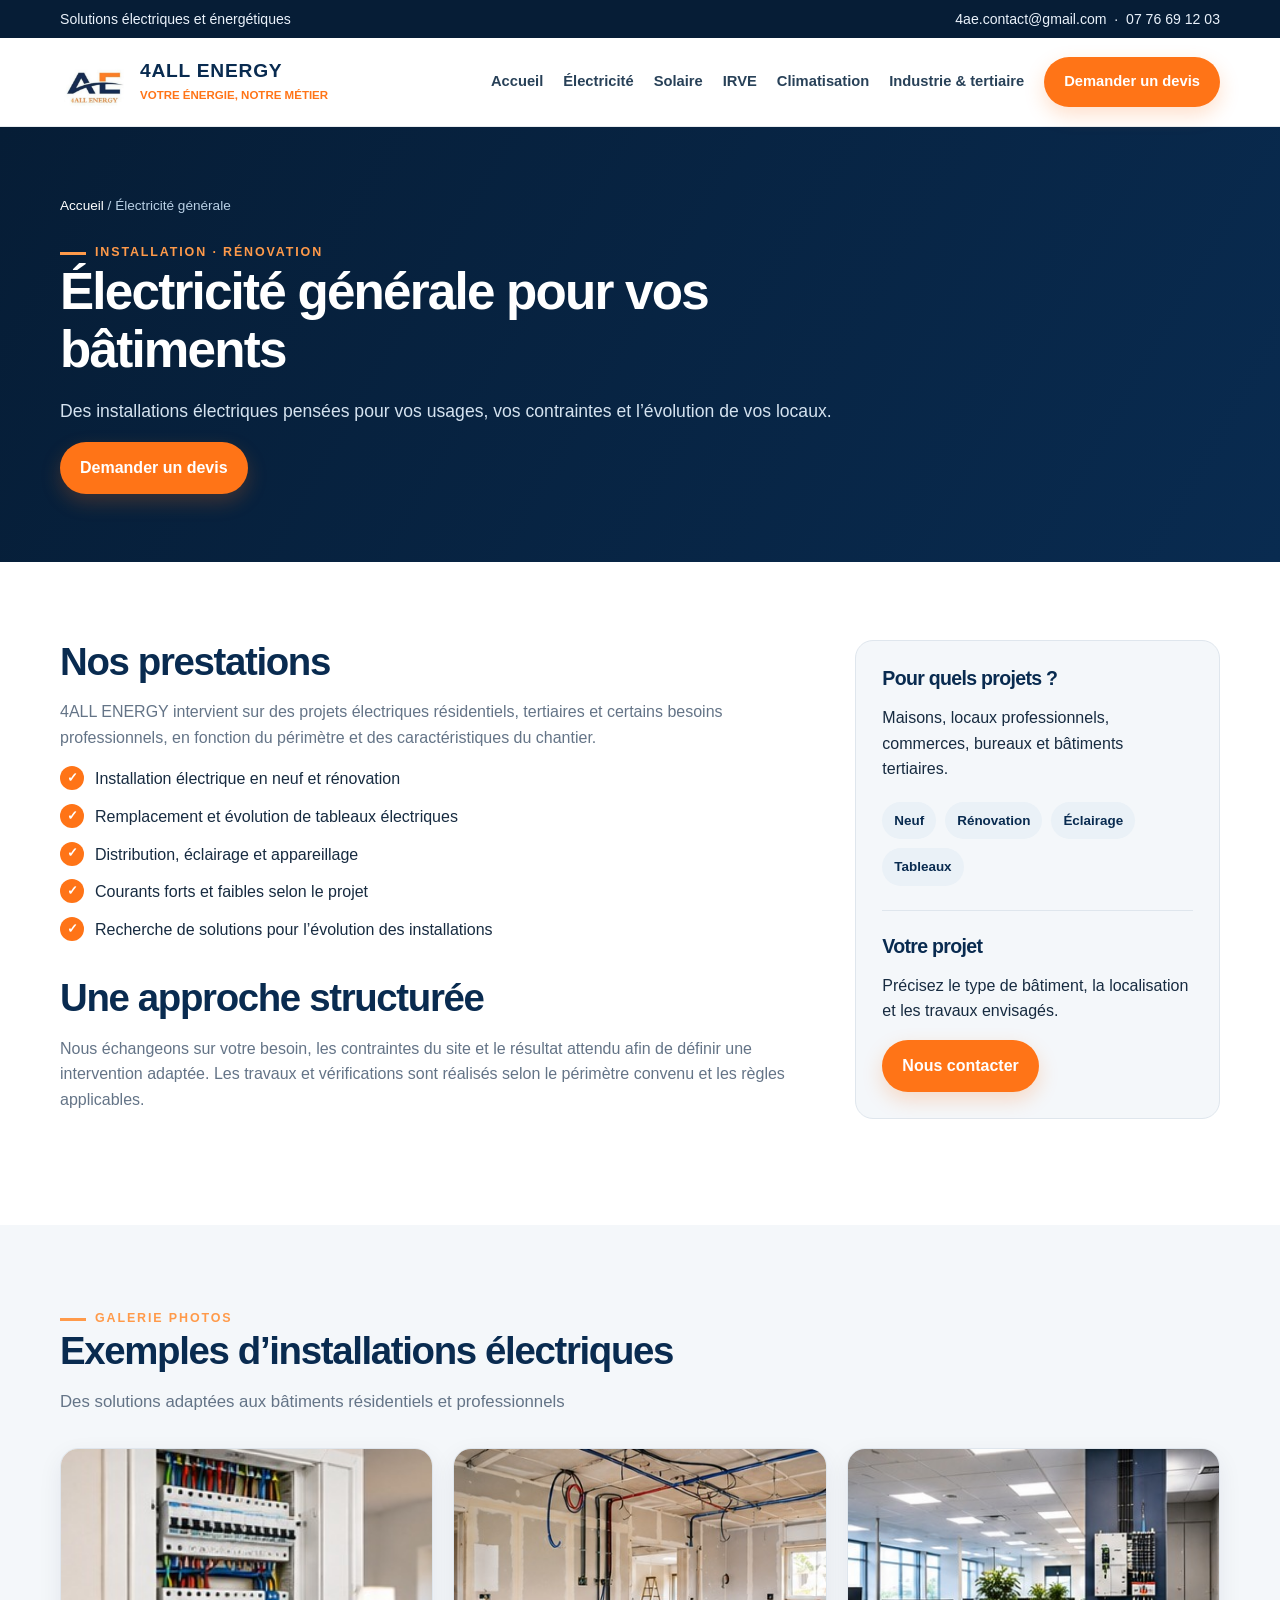
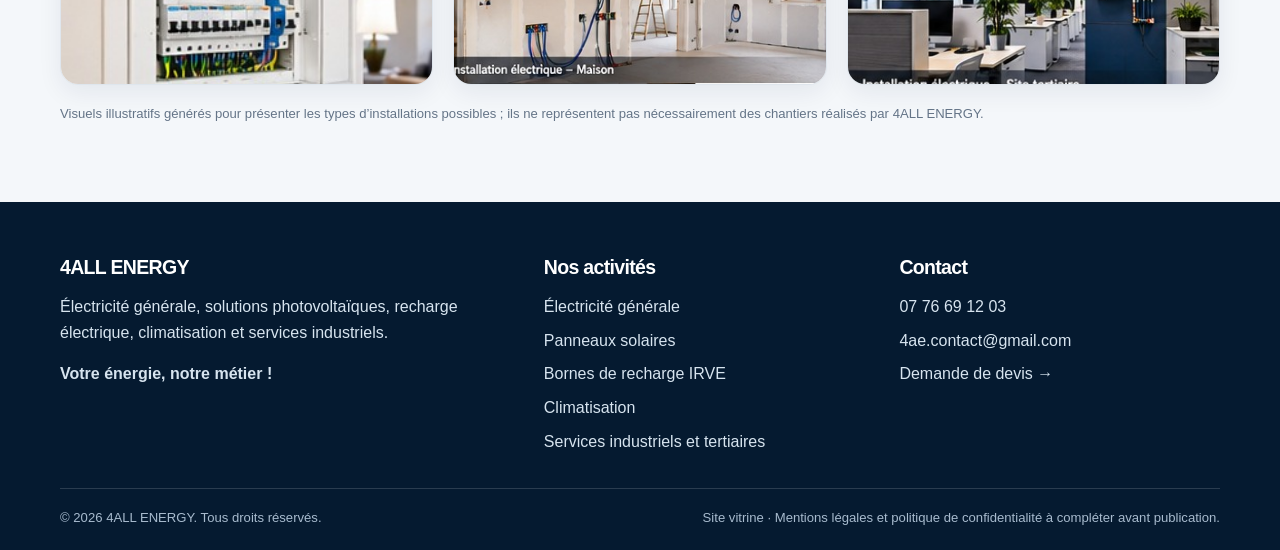
<file: electricite-generale.html>
<!DOCTYPE html>

<html lang="fr">
<head>
<meta charset="utf-8"/>
<meta content="width=device-width, initial-scale=1" name="viewport"/>
<title>Électricité générale | 4ALL ENERGY</title>
<meta content="Installation et rénovation électriques pour les particuliers et les professionnels avec 4ALL ENERGY." name="description"/>
<meta content="#092b50" name="theme-color"/>
<link href="assets/styles.css" rel="stylesheet"/>
</head>
<body>
<div class="topbar"><div class="container topbar-inner"><span>Solutions électriques et énergétiques</span><span><a href="mailto:4ae.contact@gmail.com">4ae.contact@gmail.com</a>  ·  <a href="tel:+33776691203">07 76 69 12 03</a></span></div></div>
<header class="site-header"><div class="container header-inner">
<a aria-label="4ALL ENERGY - Accueil" class="brand" href="index.html">
<img alt="Logo AE 4ALL ENERGY" src="assets/logo-ae.jpg"/>
<span class="brand-copy"><strong>4ALL ENERGY</strong><small>VOTRE ÉNERGIE, NOTRE MÉTIER</small></span></a>
<button aria-expanded="false" aria-label="Ouvrir le menu" class="menu-toggle" type="button">☰</button>
<nav aria-label="Navigation principale" class="nav"><a href="index.html">Accueil</a><a href="electricite-generale.html">Électricité</a><a href="panneaux-solaires.html">Solaire</a><a href="bornes-recharge.html">IRVE</a><a href="climatisation.html">Climatisation</a><a href="services-industriels-tertiaires.html">Industrie &amp; tertiaire</a><a class="nav-cta" href="contact.html">Demander un devis</a></nav>
</div></header>
<main>
<section class="page-hero"><div class="container"><div class="breadcrumb"><a href="index.html">Accueil</a> / Électricité générale</div><span class="eyebrow">Installation · Rénovation</span><h1>Électricité générale pour vos bâtiments</h1><p>Des installations électriques pensées pour vos usages, vos contraintes et l’évolution de vos locaux.</p><a class="btn btn-primary" href="contact.html?activite=electricite">Demander un devis</a></div></section>
<section class="section"><div class="container page-content"><div>
<div class="content-block"><h2>Nos prestations</h2><p>4ALL ENERGY intervient sur des projets électriques résidentiels, tertiaires et certains besoins professionnels, en fonction du périmètre et des caractéristiques du chantier.</p><ul class="check-list"><li>Installation électrique en neuf et rénovation</li><li>Remplacement et évolution de tableaux électriques</li><li>Distribution, éclairage et appareillage</li><li>Courants forts et faibles selon le projet</li><li>Recherche de solutions pour l’évolution des installations</li></ul></div>
<div class="content-block"><h2>Une approche structurée</h2><p>Nous échangeons sur votre besoin, les contraintes du site et le résultat attendu afin de définir une intervention adaptée. Les travaux et vérifications sont réalisés selon le périmètre convenu et les règles applicables.</p></div>
</div><aside class="info-box"><h3>Pour quels projets ?</h3><p>Maisons, locaux professionnels, commerces, bureaux et bâtiments tertiaires.</p><div class="pill-list"><span class="pill">Neuf</span><span class="pill">Rénovation</span><span class="pill">Éclairage</span><span class="pill">Tableaux</span></div><hr style="border:0;border-top:1px solid var(--line);margin:24px 0"/><h3>Votre projet</h3><p>Précisez le type de bâtiment, la localisation et les travaux envisagés.</p><a class="btn btn-primary" href="contact.html?activite=electricite">Nous contacter</a></aside></div></section>
<section class="section projects-section"><div class="container"><div class="section-head"><span class="eyebrow">Galerie photos</span><h2>Exemples d’installations électriques</h2><p>Des solutions adaptées aux bâtiments résidentiels et professionnels</p></div><div class="project-gallery"><article class="project-card"><img alt="Tableau électrique de logement" decoding="async" loading="lazy" src="assets/realisations/realisation-01.jpg"/></article>
<article class="project-card"><img alt="Installation électrique d’une maison" decoding="async" loading="lazy" src="assets/realisations/realisation-02.jpg"/></article>
<article class="project-card"><img alt="Installation électrique d’un site tertiaire" decoding="async" loading="lazy" src="assets/realisations/realisation-03.jpg"/></article></div><p class="gallery-disclaimer">Visuels illustratifs générés pour présenter les types d’installations possibles ; ils ne représentent pas nécessairement des chantiers réalisés par 4ALL ENERGY.</p></div></section>
</main>
<footer class="site-footer"><div class="container"><div class="footer-grid">
<div><h3>4ALL ENERGY</h3><p>Électricité générale, solutions photovoltaïques, recharge électrique, climatisation et services industriels.</p><p><strong>Votre énergie, notre métier !</strong></p></div>
<div><h3>Nos activités</h3><div class="footer-links"><a href="electricite-generale.html">Électricité générale</a><a href="panneaux-solaires.html">Panneaux solaires</a><a href="bornes-recharge.html">Bornes de recharge IRVE</a><a href="climatisation.html">Climatisation</a><a href="services-industriels-tertiaires.html">Services industriels et tertiaires</a></div></div>
<div><h3>Contact</h3><div class="footer-links"><a href="tel:+33776691203">07 76 69 12 03</a><a href="mailto:4ae.contact@gmail.com">4ae.contact@gmail.com</a><a href="contact.html">Demande de devis →</a></div></div>
</div><div class="footer-bottom"><span>© <span id="year">2026</span> 4ALL ENERGY. Tous droits réservés.</span><span>Site vitrine · Mentions légales et politique de confidentialité à compléter avant publication.</span></div></div></footer>
<a class="mobile-call" href="tel:+33776691203">☎ Appeler 4ALL ENERGY</a>
<script src="assets/site.js"></script>
</body></html>
</file>
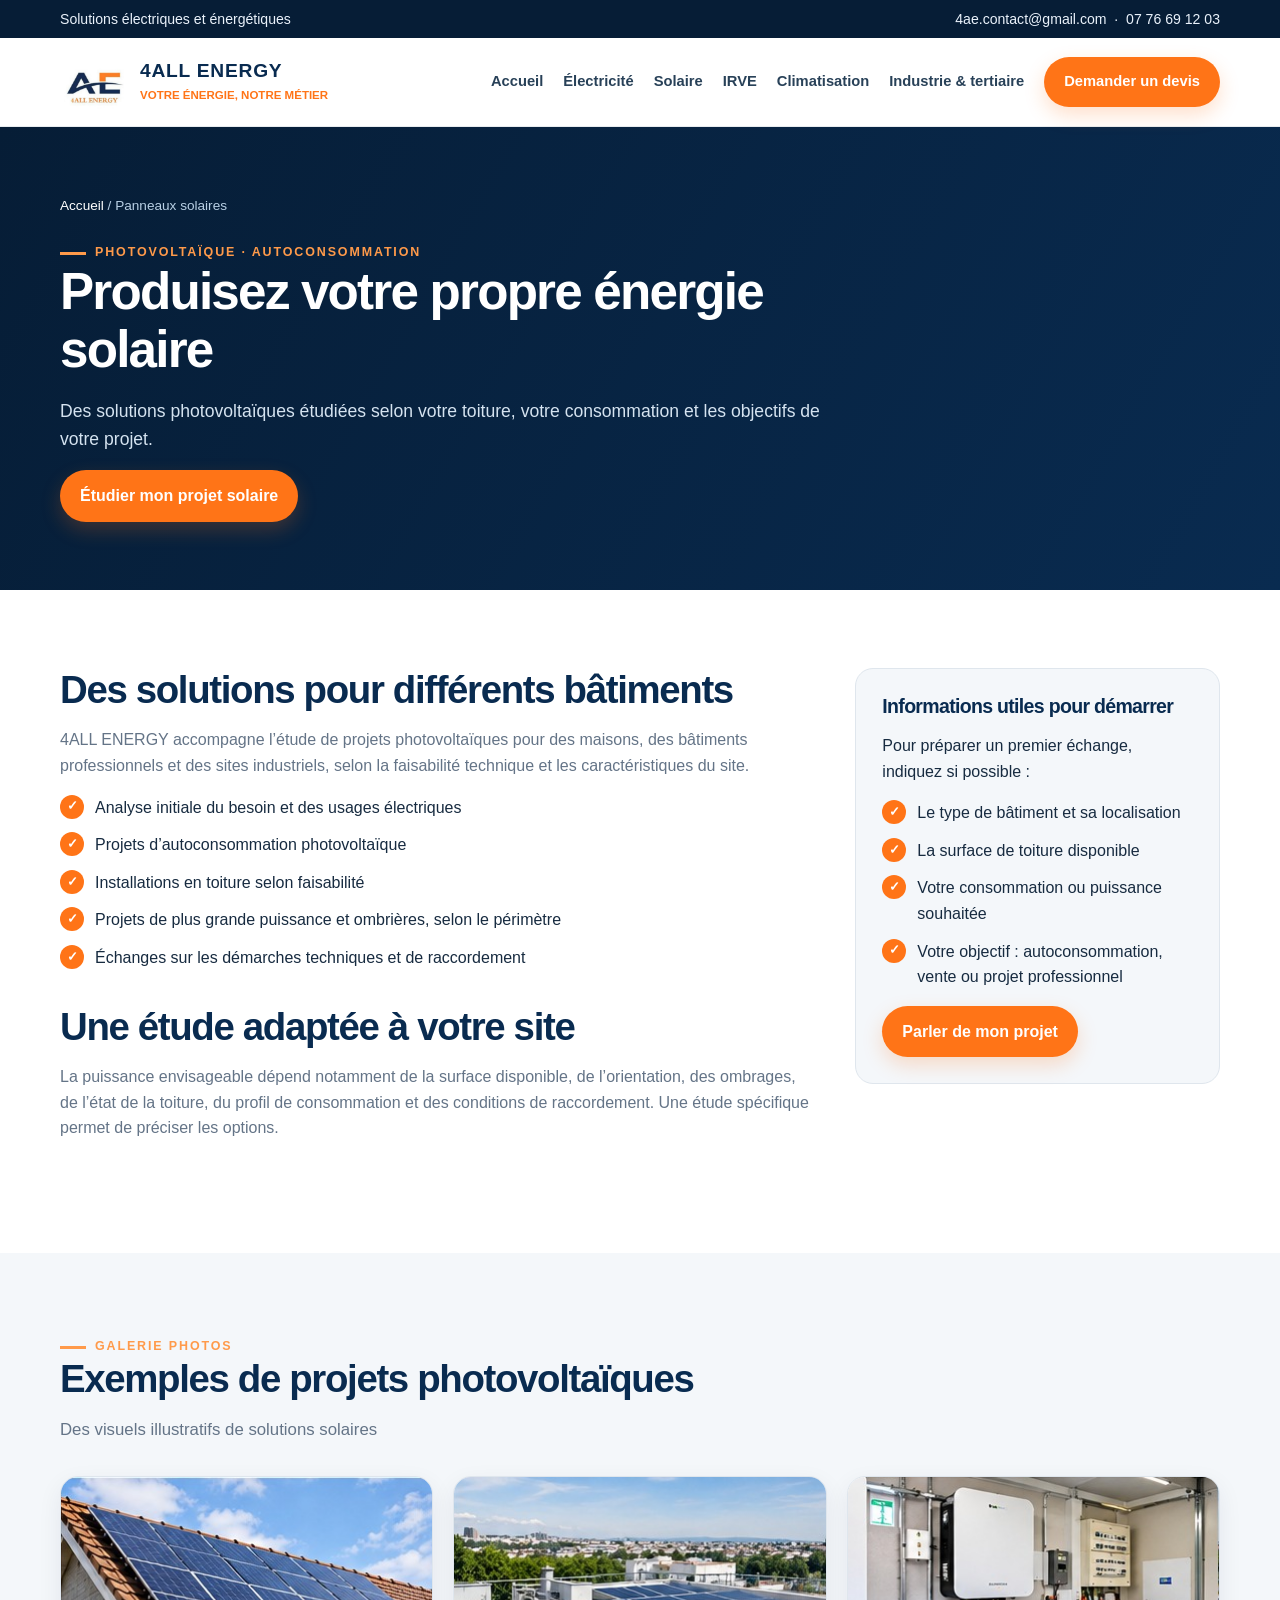
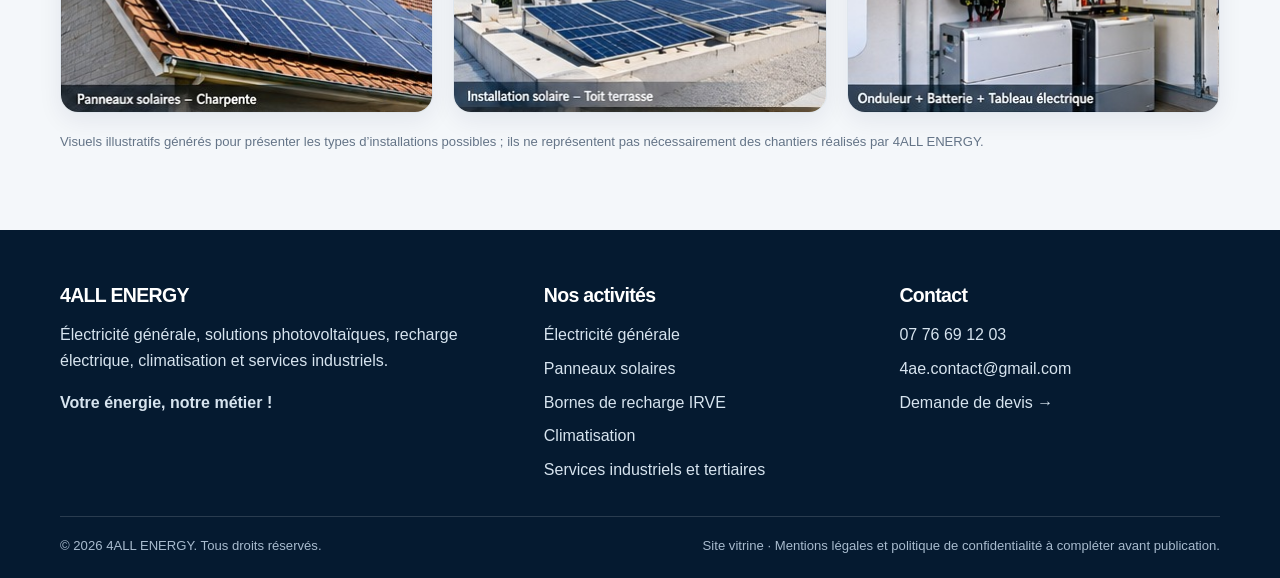
<file: panneaux-solaires.html>
<!DOCTYPE html>

<html lang="fr">
<head>
<meta charset="utf-8"/>
<meta content="width=device-width, initial-scale=1" name="viewport"/>
<title>Panneaux solaires photovoltaïques | 4ALL ENERGY</title>
<meta content="Solutions photovoltaïques pour maisons, bâtiments professionnels et toitures industrielles par 4ALL ENERGY." name="description"/>
<meta content="#092b50" name="theme-color"/>
<link href="assets/styles.css" rel="stylesheet"/>
</head>
<body>
<div class="topbar"><div class="container topbar-inner"><span>Solutions électriques et énergétiques</span><span><a href="mailto:4ae.contact@gmail.com">4ae.contact@gmail.com</a>  ·  <a href="tel:+33776691203">07 76 69 12 03</a></span></div></div>
<header class="site-header"><div class="container header-inner">
<a aria-label="4ALL ENERGY - Accueil" class="brand" href="index.html">
<img alt="Logo AE 4ALL ENERGY" src="assets/logo-ae.jpg"/>
<span class="brand-copy"><strong>4ALL ENERGY</strong><small>VOTRE ÉNERGIE, NOTRE MÉTIER</small></span></a>
<button aria-expanded="false" aria-label="Ouvrir le menu" class="menu-toggle" type="button">☰</button>
<nav aria-label="Navigation principale" class="nav"><a href="index.html">Accueil</a><a href="electricite-generale.html">Électricité</a><a href="panneaux-solaires.html">Solaire</a><a href="bornes-recharge.html">IRVE</a><a href="climatisation.html">Climatisation</a><a href="services-industriels-tertiaires.html">Industrie &amp; tertiaire</a><a class="nav-cta" href="contact.html">Demander un devis</a></nav>
</div></header>
<main>
<section class="page-hero"><div class="container"><div class="breadcrumb"><a href="index.html">Accueil</a> / Panneaux solaires</div><span class="eyebrow">Photovoltaïque · Autoconsommation</span><h1>Produisez votre propre énergie solaire</h1><p>Des solutions photovoltaïques étudiées selon votre toiture, votre consommation et les objectifs de votre projet.</p><a class="btn btn-primary" href="contact.html?activite=photovoltaïque">Étudier mon projet solaire</a></div></section>
<section class="section"><div class="container page-content"><div>
<div class="content-block"><h2>Des solutions pour différents bâtiments</h2><p>4ALL ENERGY accompagne l’étude de projets photovoltaïques pour des maisons, des bâtiments professionnels et des sites industriels, selon la faisabilité technique et les caractéristiques du site.</p><ul class="check-list"><li>Analyse initiale du besoin et des usages électriques</li><li>Projets d’autoconsommation photovoltaïque</li><li>Installations en toiture selon faisabilité</li><li>Projets de plus grande puissance et ombrières, selon le périmètre</li><li>Échanges sur les démarches techniques et de raccordement</li></ul></div>
<div class="content-block"><h2>Une étude adaptée à votre site</h2><p>La puissance envisageable dépend notamment de la surface disponible, de l’orientation, des ombrages, de l’état de la toiture, du profil de consommation et des conditions de raccordement. Une étude spécifique permet de préciser les options.</p></div>
</div><aside class="info-box"><h3>Informations utiles pour démarrer</h3><p>Pour préparer un premier échange, indiquez si possible :</p><ul class="check-list"><li>Le type de bâtiment et sa localisation</li><li>La surface de toiture disponible</li><li>Votre consommation ou puissance souhaitée</li><li>Votre objectif : autoconsommation, vente ou projet professionnel</li></ul><a class="btn btn-primary" href="contact.html?activite=photovoltaïque">Parler de mon projet</a></aside></div></section>
<section class="section projects-section"><div class="container"><div class="section-head"><span class="eyebrow">Galerie photos</span><h2>Exemples de projets photovoltaïques</h2><p>Des visuels illustratifs de solutions solaires</p></div><div class="project-gallery"><article class="project-card"><img alt="Panneaux solaires sur charpente" decoding="async" loading="lazy" src="assets/realisations/realisation-07.jpg"/></article>
<article class="project-card"><img alt="Installation photovoltaïque sur toit-terrasse" decoding="async" loading="lazy" src="assets/realisations/realisation-08.jpg"/></article>
<article class="project-card"><img alt="Onduleur, batterie de stockage et tableau électrique photovoltaïque" decoding="async" loading="lazy" src="assets/realisations/realisation-09.jpg"/></article></div><p class="gallery-disclaimer">Visuels illustratifs générés pour présenter les types d’installations possibles ; ils ne représentent pas nécessairement des chantiers réalisés par 4ALL ENERGY.</p></div></section>
</main>
<footer class="site-footer"><div class="container"><div class="footer-grid">
<div><h3>4ALL ENERGY</h3><p>Électricité générale, solutions photovoltaïques, recharge électrique, climatisation et services industriels.</p><p><strong>Votre énergie, notre métier !</strong></p></div>
<div><h3>Nos activités</h3><div class="footer-links"><a href="electricite-generale.html">Électricité générale</a><a href="panneaux-solaires.html">Panneaux solaires</a><a href="bornes-recharge.html">Bornes de recharge IRVE</a><a href="climatisation.html">Climatisation</a><a href="services-industriels-tertiaires.html">Services industriels et tertiaires</a></div></div>
<div><h3>Contact</h3><div class="footer-links"><a href="tel:+33776691203">07 76 69 12 03</a><a href="mailto:4ae.contact@gmail.com">4ae.contact@gmail.com</a><a href="contact.html">Demande de devis →</a></div></div>
</div><div class="footer-bottom"><span>© <span id="year">2026</span> 4ALL ENERGY. Tous droits réservés.</span><span>Site vitrine · Mentions légales et politique de confidentialité à compléter avant publication.</span></div></div></footer>
<a class="mobile-call" href="tel:+33776691203">☎ Appeler 4ALL ENERGY</a>
<script src="assets/site.js"></script>
</body></html>
</file>
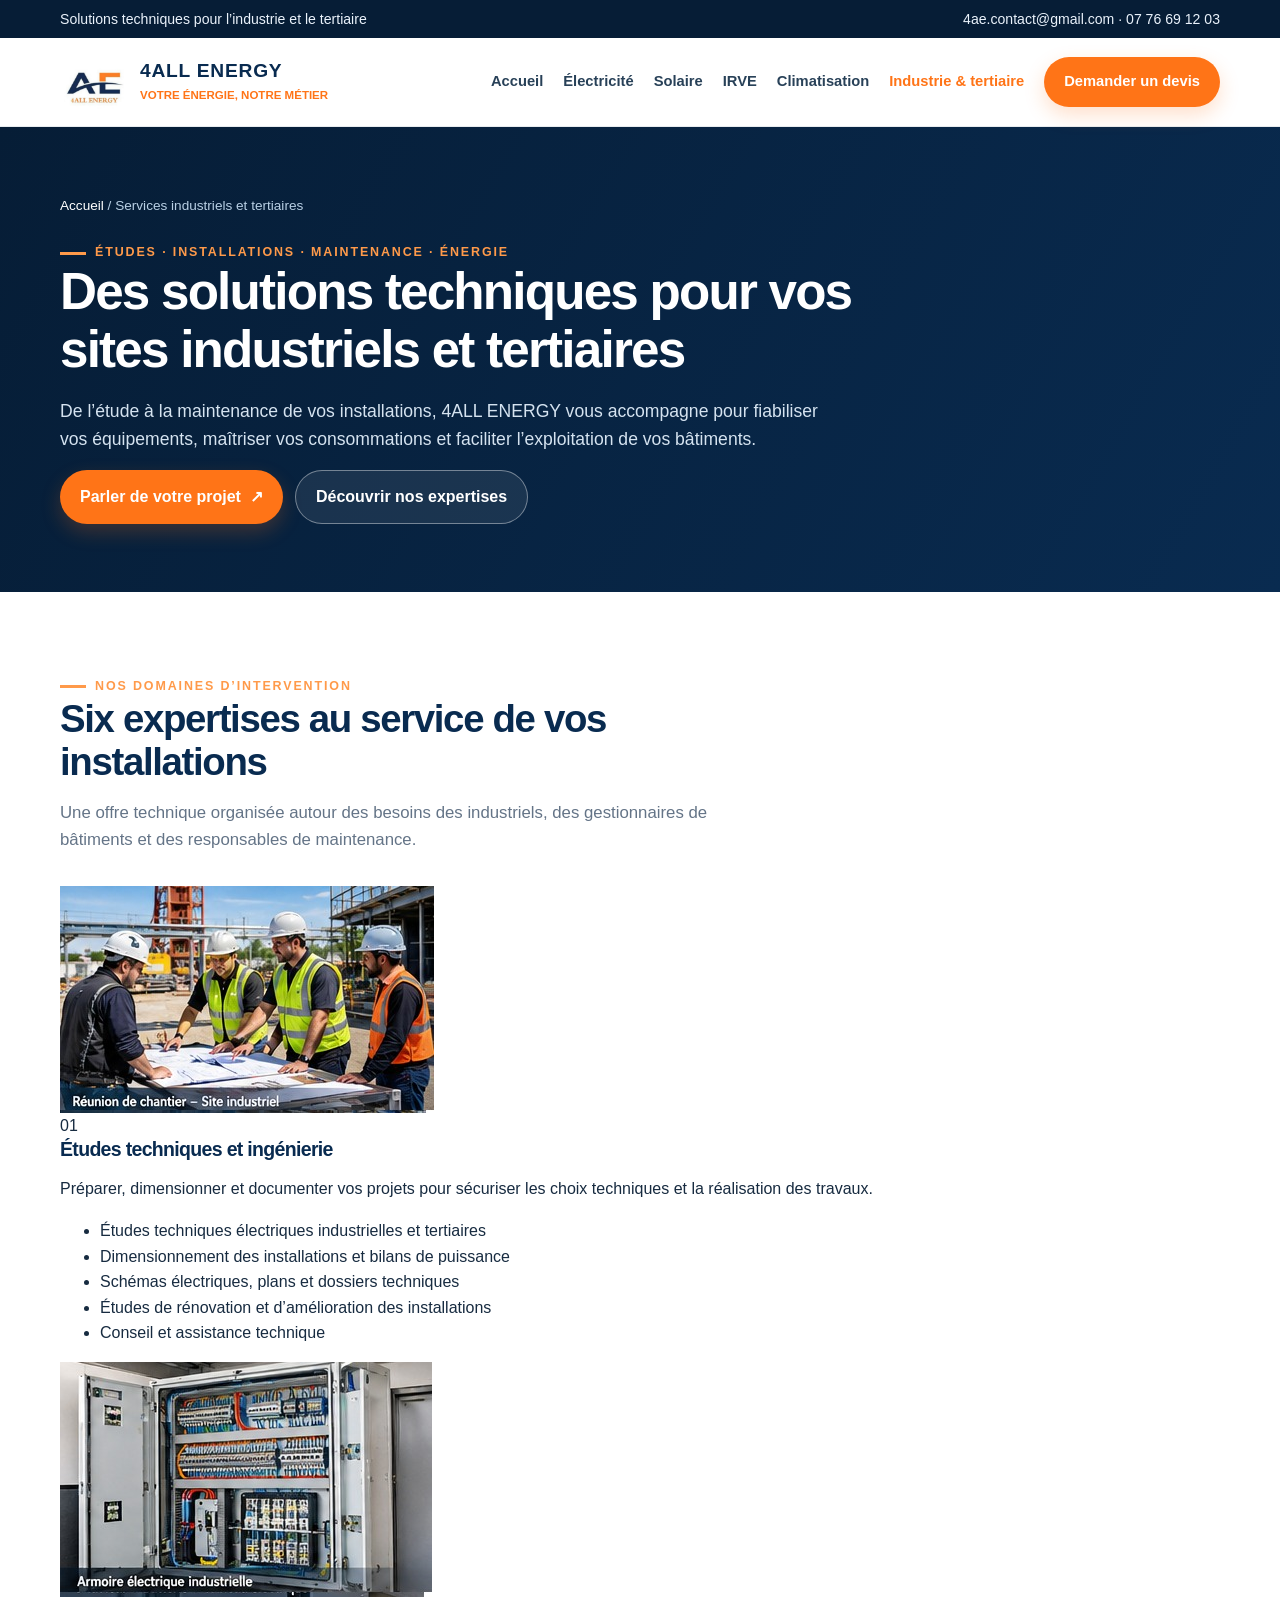
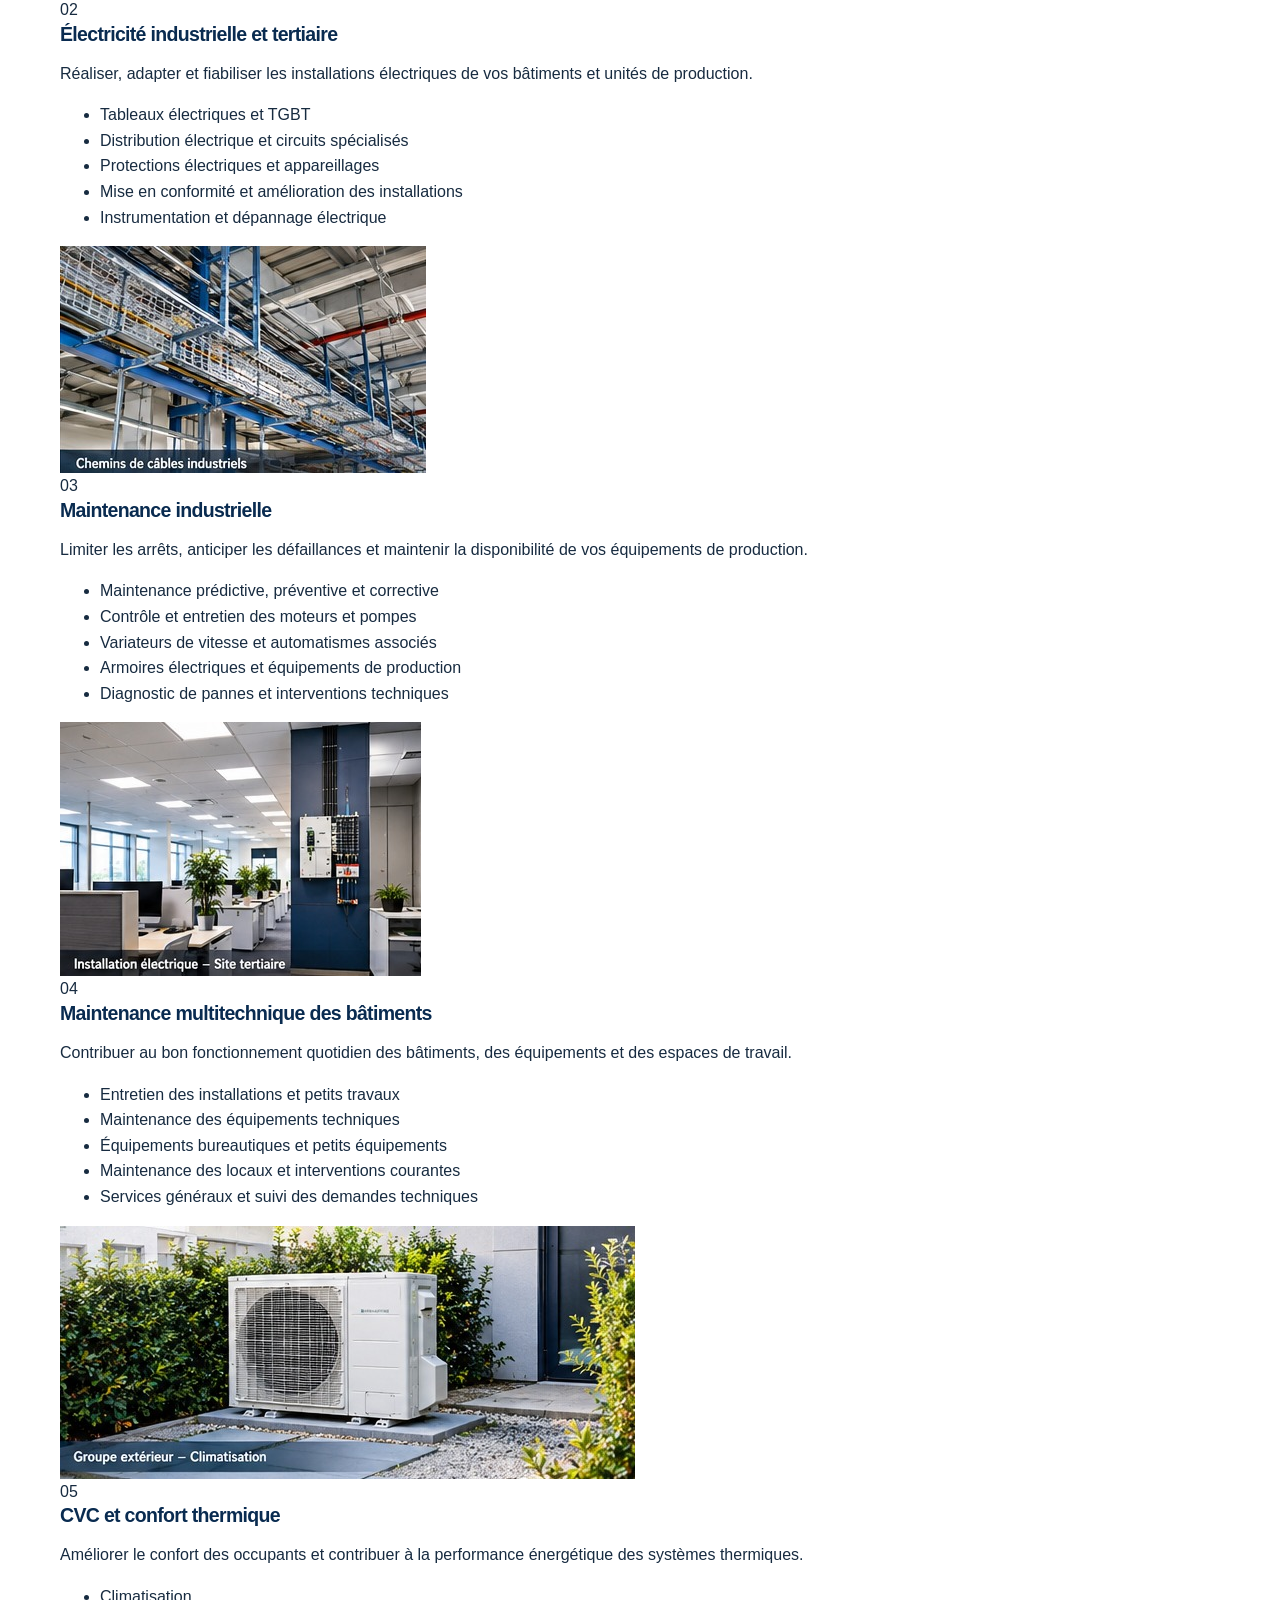
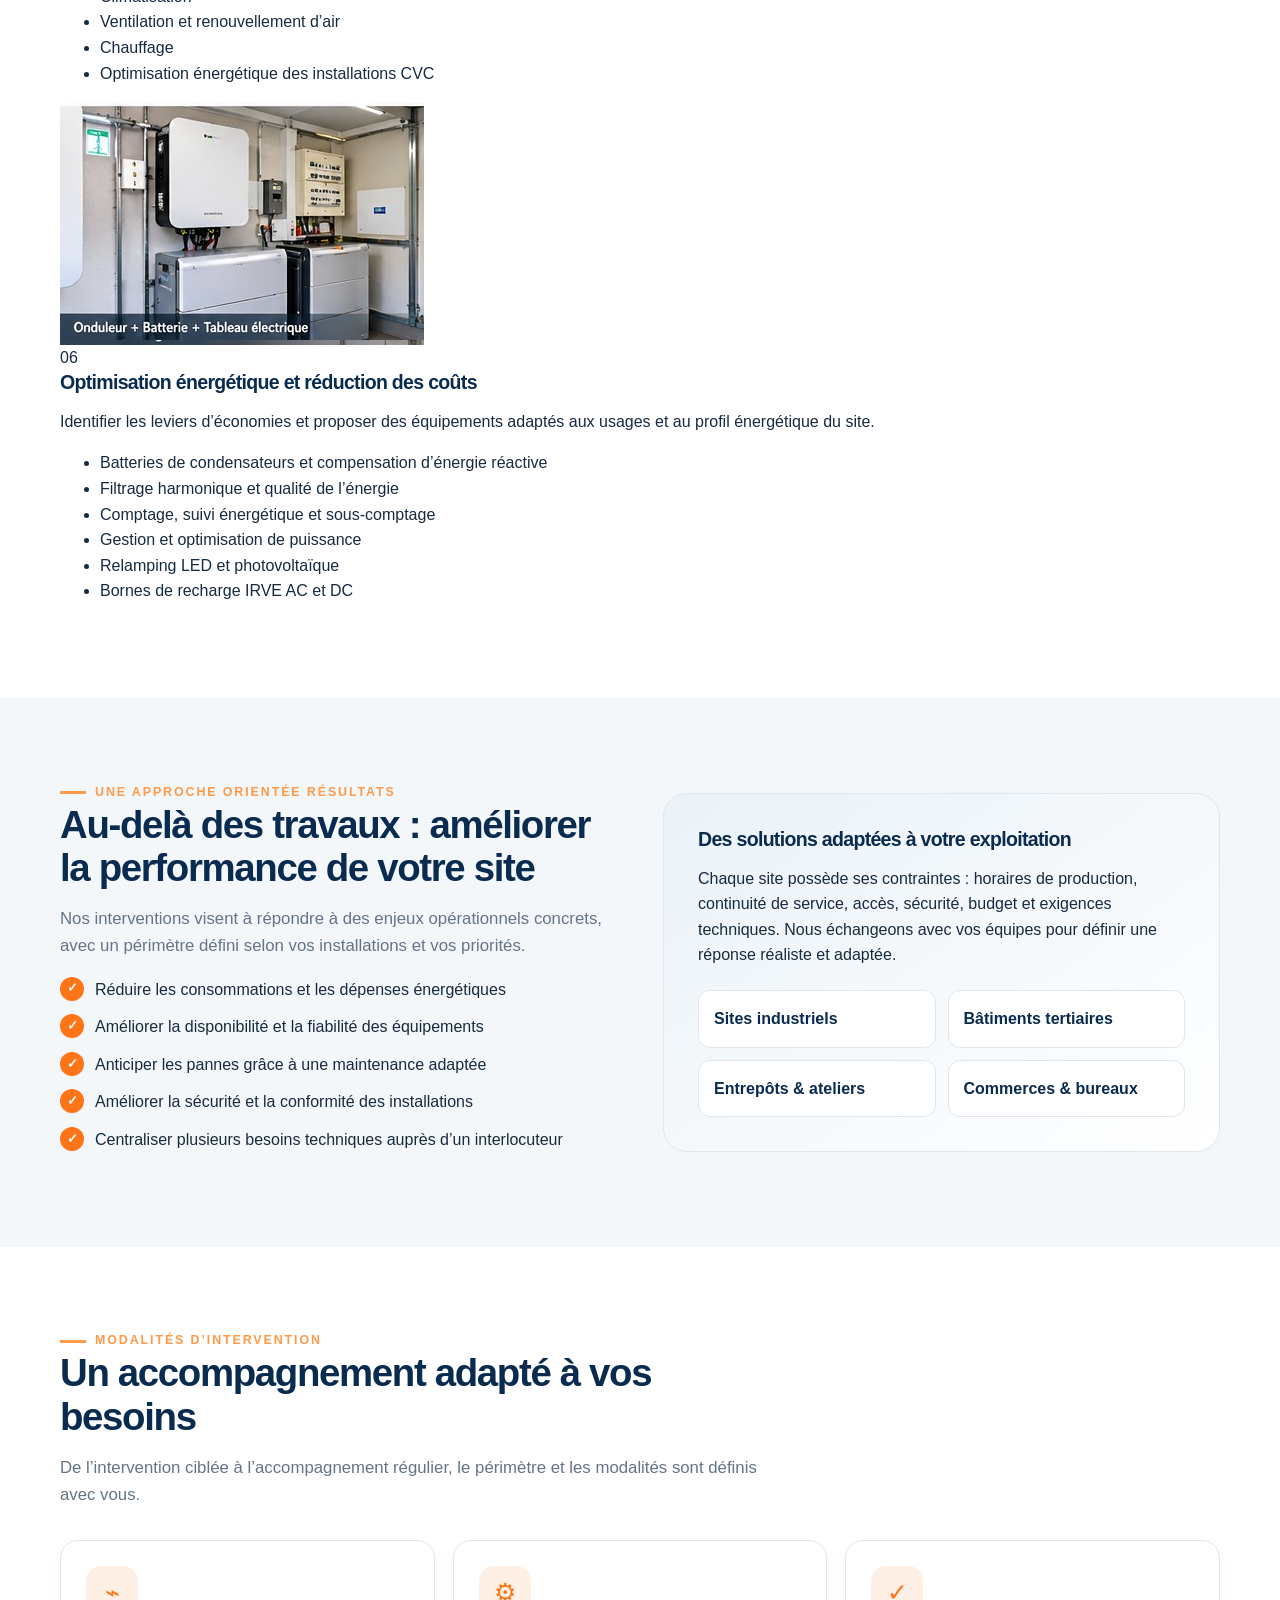
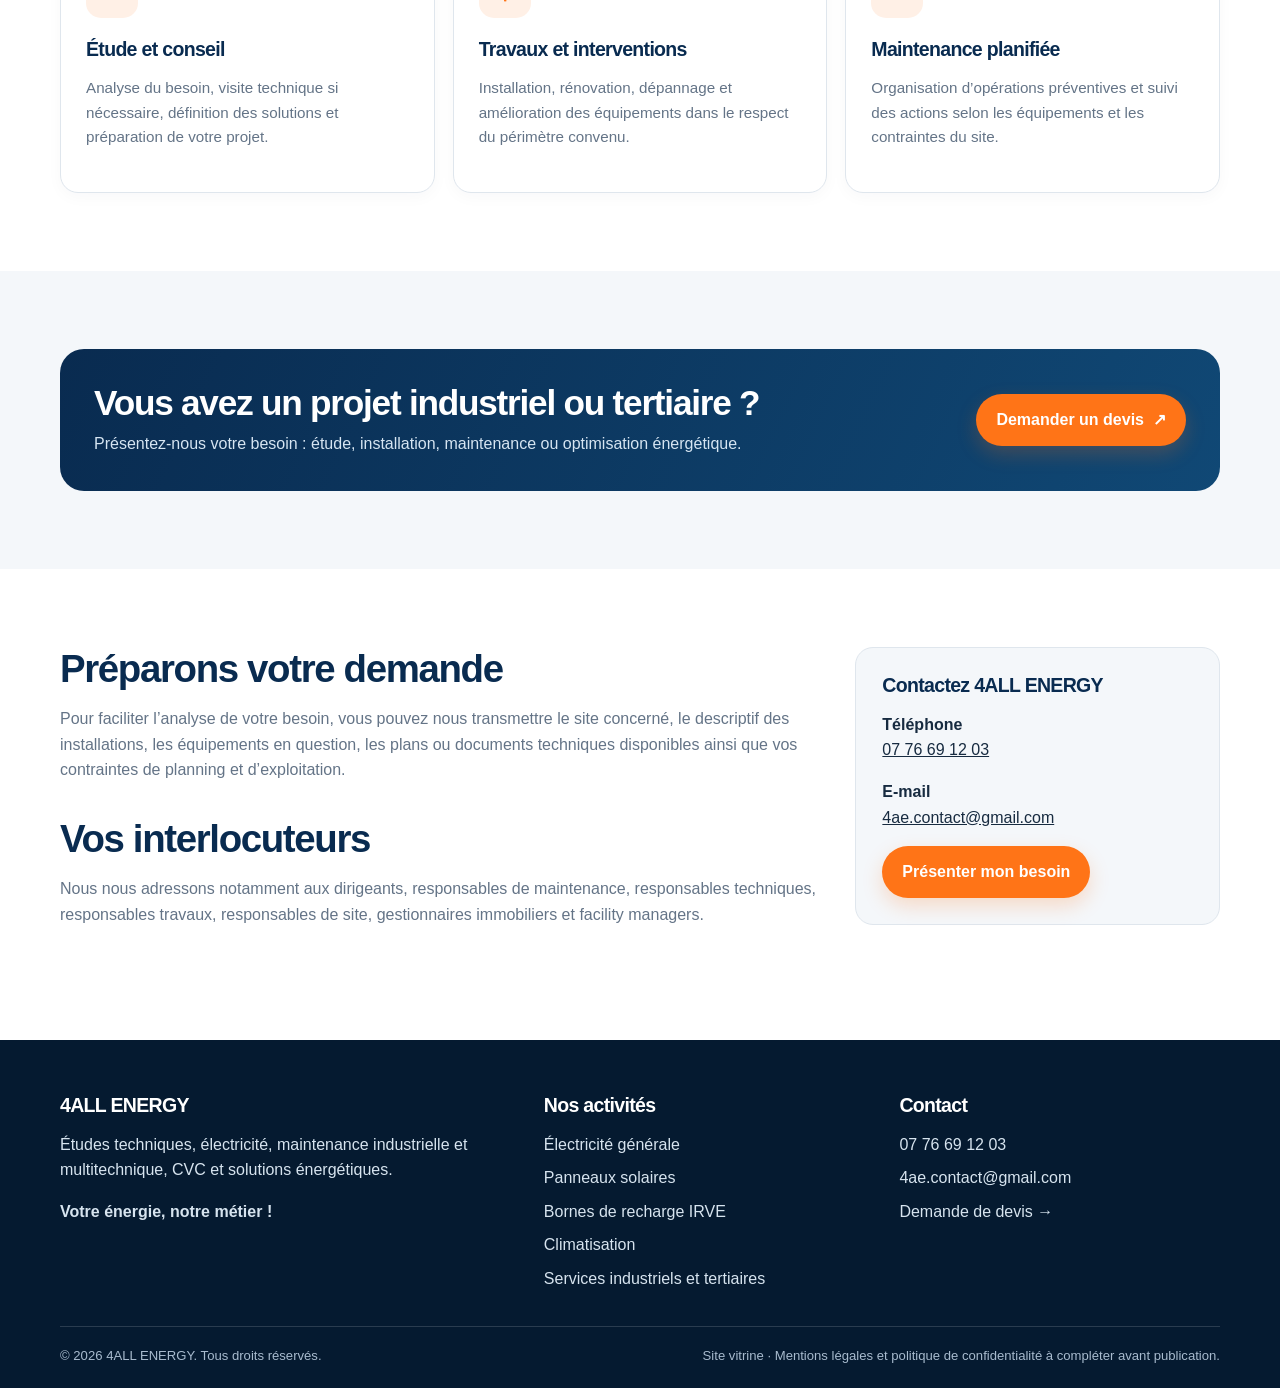
<file: services-industriels-tertiaires.html>
<!DOCTYPE html>
<html lang="fr">
<head>
<meta charset="utf-8"/>
<meta content="width=device-width, initial-scale=1" name="viewport"/>
<title>Services industriels et tertiaires | Études, maintenance et énergie – 4ALL ENERGY</title>
<meta content="4ALL ENERGY accompagne les sites industriels et tertiaires : études techniques, électricité, maintenance industrielle et multitechnique, CVC et optimisation énergétique." name="description"/>
<meta content="#092b50" name="theme-color"/>
<link rel="canonical" href="https://4allenergy.fr/services-industriels-tertiaires.html"/>
<link href="assets/styles.css" rel="stylesheet"/>
</head>
<body>
<div class="topbar"><div class="container topbar-inner"><span>Solutions techniques pour l’industrie et le tertiaire</span><span><a href="mailto:4ae.contact@gmail.com">4ae.contact@gmail.com</a> · <a href="tel:+33776691203">07 76 69 12 03</a></span></div></div>
<header class="site-header"><div class="container header-inner">
<a aria-label="4ALL ENERGY - Accueil" class="brand" href="index.html"><img alt="Logo AE 4ALL ENERGY" src="assets/logo-ae.jpg"/><span class="brand-copy"><strong>4ALL ENERGY</strong><small>VOTRE ÉNERGIE, NOTRE MÉTIER</small></span></a>
<button aria-expanded="false" aria-label="Ouvrir le menu" class="menu-toggle" type="button">☰</button>
<nav aria-label="Navigation principale" class="nav"><a href="index.html">Accueil</a><a href="electricite-generale.html">Électricité</a><a href="panneaux-solaires.html">Solaire</a><a href="bornes-recharge.html">IRVE</a><a href="climatisation.html">Climatisation</a><a aria-current="page" href="services-industriels-tertiaires.html">Industrie & tertiaire</a><a class="nav-cta" href="contact.html">Demander un devis</a></nav>
</div></header>
<main>
<section class="page-hero"><div class="container"><div class="breadcrumb"><a href="index.html">Accueil</a> / Services industriels et tertiaires</div><span class="eyebrow">Études · Installations · Maintenance · Énergie</span><h1>Des solutions techniques pour vos sites industriels et tertiaires</h1><p>De l’étude à la maintenance de vos installations, 4ALL ENERGY vous accompagne pour fiabiliser vos équipements, maîtriser vos consommations et faciliter l’exploitation de vos bâtiments.</p><div class="hero-actions"><a class="btn btn-primary" href="contact.html?activite=industrie-tertiaire">Parler de votre projet <span>↗</span></a><a class="btn btn-secondary" href="#expertises">Découvrir nos expertises</a></div></div></section>
<section class="section" id="expertises"><div class="container"><div class="section-head"><span class="eyebrow">Nos domaines d’intervention</span><h2>Six expertises au service de vos installations</h2><p>Une offre technique organisée autour des besoins des industriels, des gestionnaires de bâtiments et des responsables de maintenance.</p></div>
<div class="expertise-grid">
<article class="expertise-card"><img src="assets/realisations/realisation-15.jpg" alt="Équipe technique préparant un projet industriel" loading="lazy"/><div class="expertise-copy"><span class="expertise-number">01</span><h3>Études techniques et ingénierie</h3><p>Préparer, dimensionner et documenter vos projets pour sécuriser les choix techniques et la réalisation des travaux.</p><ul><li>Études techniques électriques industrielles et tertiaires</li><li>Dimensionnement des installations et bilans de puissance</li><li>Schémas électriques, plans et dossiers techniques</li><li>Études de rénovation et d’amélioration des installations</li><li>Conseil et assistance technique</li></ul></div></article>
<article class="expertise-card"><img src="assets/realisations/realisation-13.jpg" alt="Armoire électrique industrielle et appareillage" loading="lazy"/><div class="expertise-copy"><span class="expertise-number">02</span><h3>Électricité industrielle et tertiaire</h3><p>Réaliser, adapter et fiabiliser les installations électriques de vos bâtiments et unités de production.</p><ul><li>Tableaux électriques et TGBT</li><li>Distribution électrique et circuits spécialisés</li><li>Protections électriques et appareillages</li><li>Mise en conformité et amélioration des installations</li><li>Instrumentation et dépannage électrique</li></ul></div></article>
<article class="expertise-card"><img src="assets/realisations/realisation-14.jpg" alt="Chemins de câbles et réseaux techniques industriels" loading="lazy"/><div class="expertise-copy"><span class="expertise-number">03</span><h3>Maintenance industrielle</h3><p>Limiter les arrêts, anticiper les défaillances et maintenir la disponibilité de vos équipements de production.</p><ul><li>Maintenance prédictive, préventive et corrective</li><li>Contrôle et entretien des moteurs et pompes</li><li>Variateurs de vitesse et automatismes associés</li><li>Armoires électriques et équipements de production</li><li>Diagnostic de pannes et interventions techniques</li></ul></div></article>
<article class="expertise-card"><img src="assets/realisations/realisation-03.jpg" alt="Locaux tertiaires et équipements techniques du bâtiment" loading="lazy"/><div class="expertise-copy"><span class="expertise-number">04</span><h3>Maintenance multitechnique des bâtiments</h3><p>Contribuer au bon fonctionnement quotidien des bâtiments, des équipements et des espaces de travail.</p><ul><li>Entretien des installations et petits travaux</li><li>Maintenance des équipements techniques</li><li>Équipements bureautiques et petits équipements</li><li>Maintenance des locaux et interventions courantes</li><li>Services généraux et suivi des demandes techniques</li></ul></div></article>
<article class="expertise-card"><img src="assets/realisations/realisation-10.jpg" alt="Équipement extérieur de climatisation" loading="lazy"/><div class="expertise-copy"><span class="expertise-number">05</span><h3>CVC et confort thermique</h3><p>Améliorer le confort des occupants et contribuer à la performance énergétique des systèmes thermiques.</p><ul><li>Climatisation</li><li>Ventilation et renouvellement d’air</li><li>Chauffage</li><li>Optimisation énergétique des installations CVC</li></ul></div></article>
<article class="expertise-card"><img src="assets/realisations/realisation-12.jpg" alt="Onduleur, batterie et tableau électrique pour une installation énergétique" loading="lazy"/><div class="expertise-copy"><span class="expertise-number">06</span><h3>Optimisation énergétique et réduction des coûts</h3><p>Identifier les leviers d’économies et proposer des équipements adaptés aux usages et au profil énergétique du site.</p><ul><li>Batteries de condensateurs et compensation d’énergie réactive</li><li>Filtrage harmonique et qualité de l’énergie</li><li>Comptage, suivi énergétique et sous-comptage</li><li>Gestion et optimisation de puissance</li><li>Relamping LED et photovoltaïque</li><li>Bornes de recharge IRVE AC et DC</li></ul></div></article>
</div></div></section>
<section class="section section-soft"><div class="container split"><div><span class="eyebrow">Une approche orientée résultats</span><h2>Au-delà des travaux : améliorer la performance de votre site</h2><p class="lead">Nos interventions visent à répondre à des enjeux opérationnels concrets, avec un périmètre défini selon vos installations et vos priorités.</p><ul class="check-list"><li>Réduire les consommations et les dépenses énergétiques</li><li>Améliorer la disponibilité et la fiabilité des équipements</li><li>Anticiper les pannes grâce à une maintenance adaptée</li><li>Améliorer la sécurité et la conformité des installations</li><li>Centraliser plusieurs besoins techniques auprès d’un interlocuteur</li></ul></div><div class="feature-panel"><h3>Des solutions adaptées à votre exploitation</h3><p>Chaque site possède ses contraintes : horaires de production, continuité de service, accès, sécurité, budget et exigences techniques. Nous échangeons avec vos équipes pour définir une réponse réaliste et adaptée.</p><div class="mini-grid"><div>Sites industriels</div><div>Bâtiments tertiaires</div><div>Entrepôts & ateliers</div><div>Commerces & bureaux</div></div></div></div></section>
<section class="section"><div class="container"><div class="section-head"><span class="eyebrow">Modalités d’intervention</span><h2>Un accompagnement adapté à vos besoins</h2><p>De l’intervention ciblée à l’accompagnement régulier, le périmètre et les modalités sont définis avec vous.</p></div><div class="cards"><article class="service-card"><div class="service-icon">⌁</div><h3>Étude et conseil</h3><p>Analyse du besoin, visite technique si nécessaire, définition des solutions et préparation de votre projet.</p></article><article class="service-card"><div class="service-icon">⚙</div><h3>Travaux et interventions</h3><p>Installation, rénovation, dépannage et amélioration des équipements dans le respect du périmètre convenu.</p></article><article class="service-card"><div class="service-icon">✓</div><h3>Maintenance planifiée</h3><p>Organisation d’opérations préventives et suivi des actions selon les équipements et les contraintes du site.</p></article></div></div></section>
<section class="section section-soft"><div class="container"><div class="cta-band"><div><h2>Vous avez un projet industriel ou tertiaire ?</h2><p>Présentez-nous votre besoin : étude, installation, maintenance ou optimisation énergétique.</p></div><a class="btn btn-primary" href="contact.html?activite=industrie-tertiaire">Demander un devis <span>↗</span></a></div></div></section>
<section class="section"><div class="container page-content"><div><div class="content-block"><h2>Préparons votre demande</h2><p>Pour faciliter l’analyse de votre besoin, vous pouvez nous transmettre le site concerné, le descriptif des installations, les équipements en question, les plans ou documents techniques disponibles ainsi que vos contraintes de planning et d’exploitation.</p></div><div class="content-block"><h2>Vos interlocuteurs</h2><p>Nous nous adressons notamment aux dirigeants, responsables de maintenance, responsables techniques, responsables travaux, responsables de site, gestionnaires immobiliers et facility managers.</p></div></div><aside class="info-box"><h3>Contactez 4ALL ENERGY</h3><p><strong>Téléphone</strong><br/><a href="tel:+33776691203">07 76 69 12 03</a></p><p><strong>E-mail</strong><br/><a href="mailto:4ae.contact@gmail.com">4ae.contact@gmail.com</a></p><a class="btn btn-primary" href="contact.html?activite=industrie-tertiaire">Présenter mon besoin</a></aside></div></section>
</main>
<footer class="site-footer"><div class="container"><div class="footer-grid"><div><h3>4ALL ENERGY</h3><p>Études techniques, électricité, maintenance industrielle et multitechnique, CVC et solutions énergétiques.</p><p><strong>Votre énergie, notre métier !</strong></p></div><div><h3>Nos activités</h3><div class="footer-links"><a href="electricite-generale.html">Électricité générale</a><a href="panneaux-solaires.html">Panneaux solaires</a><a href="bornes-recharge.html">Bornes de recharge IRVE</a><a href="climatisation.html">Climatisation</a><a href="services-industriels-tertiaires.html">Services industriels et tertiaires</a></div></div><div><h3>Contact</h3><div class="footer-links"><a href="tel:+33776691203">07 76 69 12 03</a><a href="mailto:4ae.contact@gmail.com">4ae.contact@gmail.com</a><a href="contact.html">Demande de devis →</a></div></div></div><div class="footer-bottom"><span>© <span id="year">2026</span> 4ALL ENERGY. Tous droits réservés.</span><span>Site vitrine · Mentions légales et politique de confidentialité à compléter avant publication.</span></div></div></footer>
<a class="mobile-call" href="tel:+33776691203">☎ Appeler 4ALL ENERGY</a>
<script src="assets/site.js"></script>
</body></html>
</file>
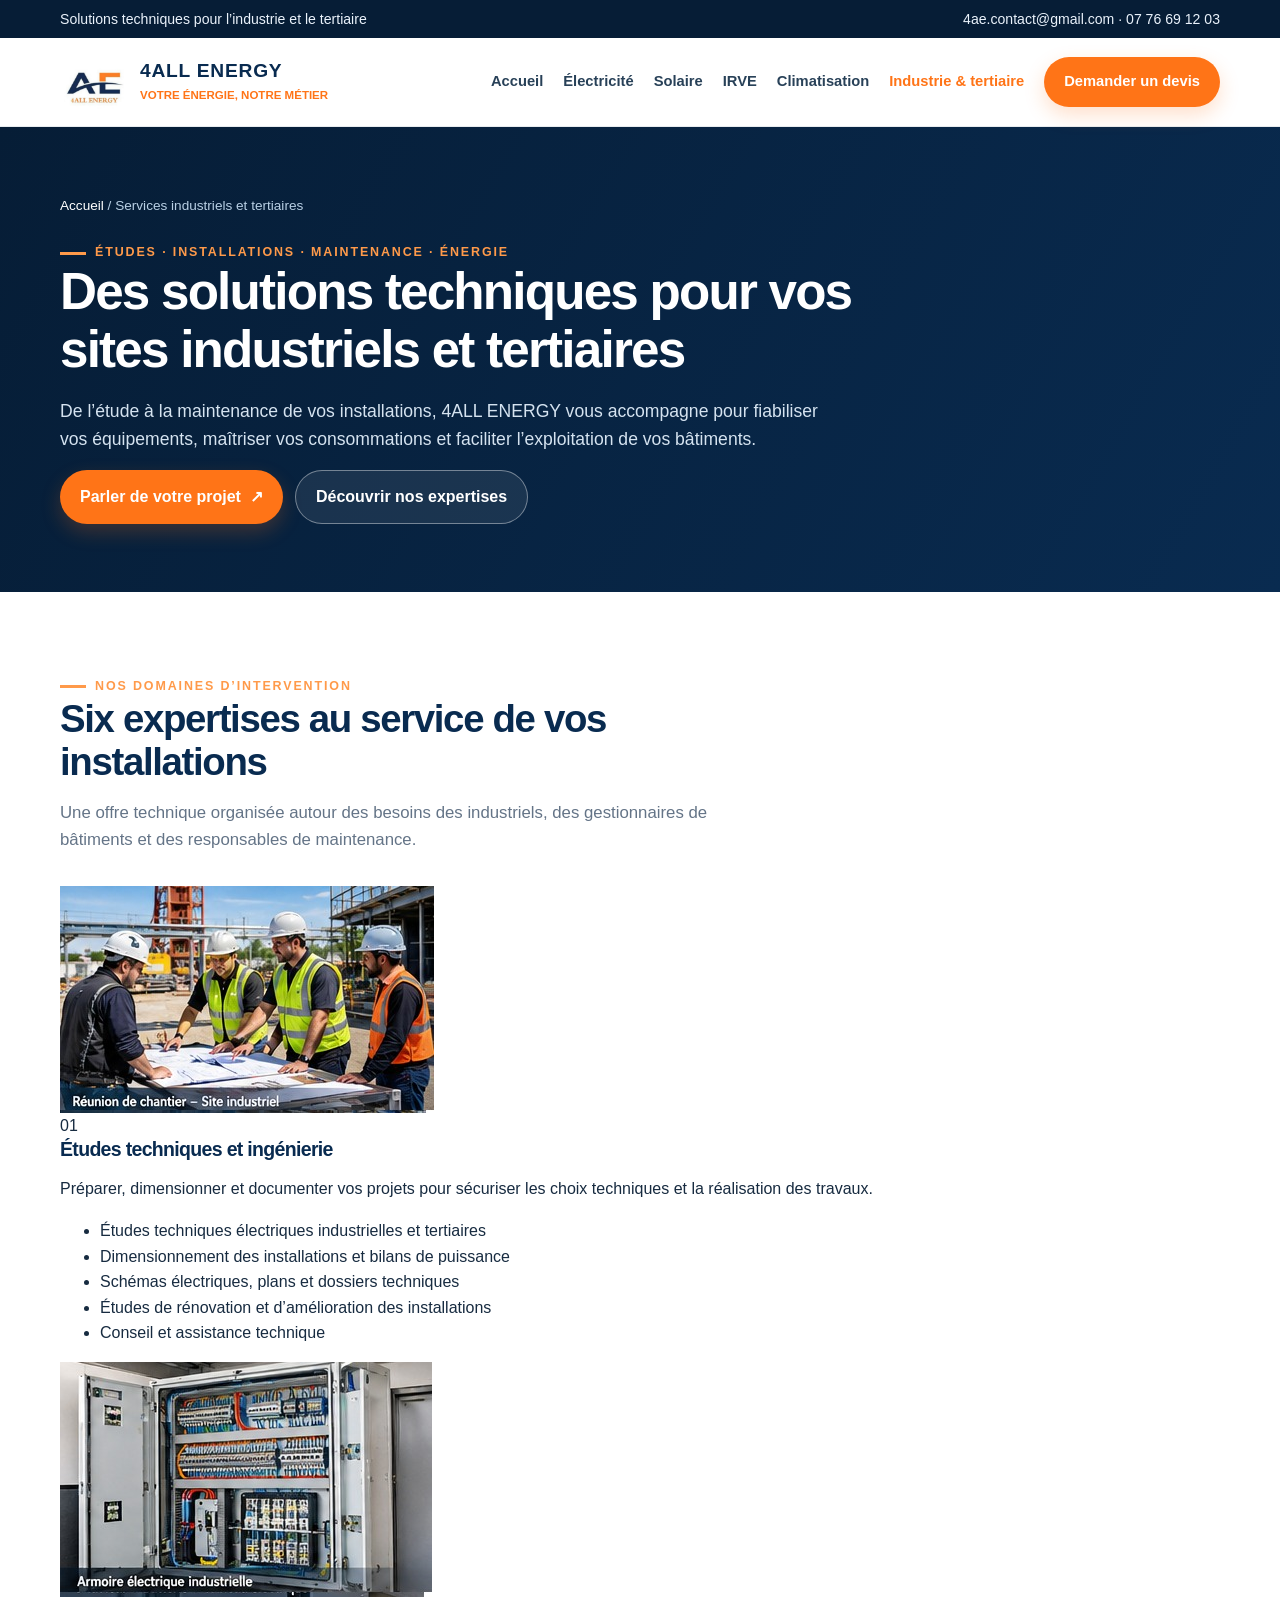
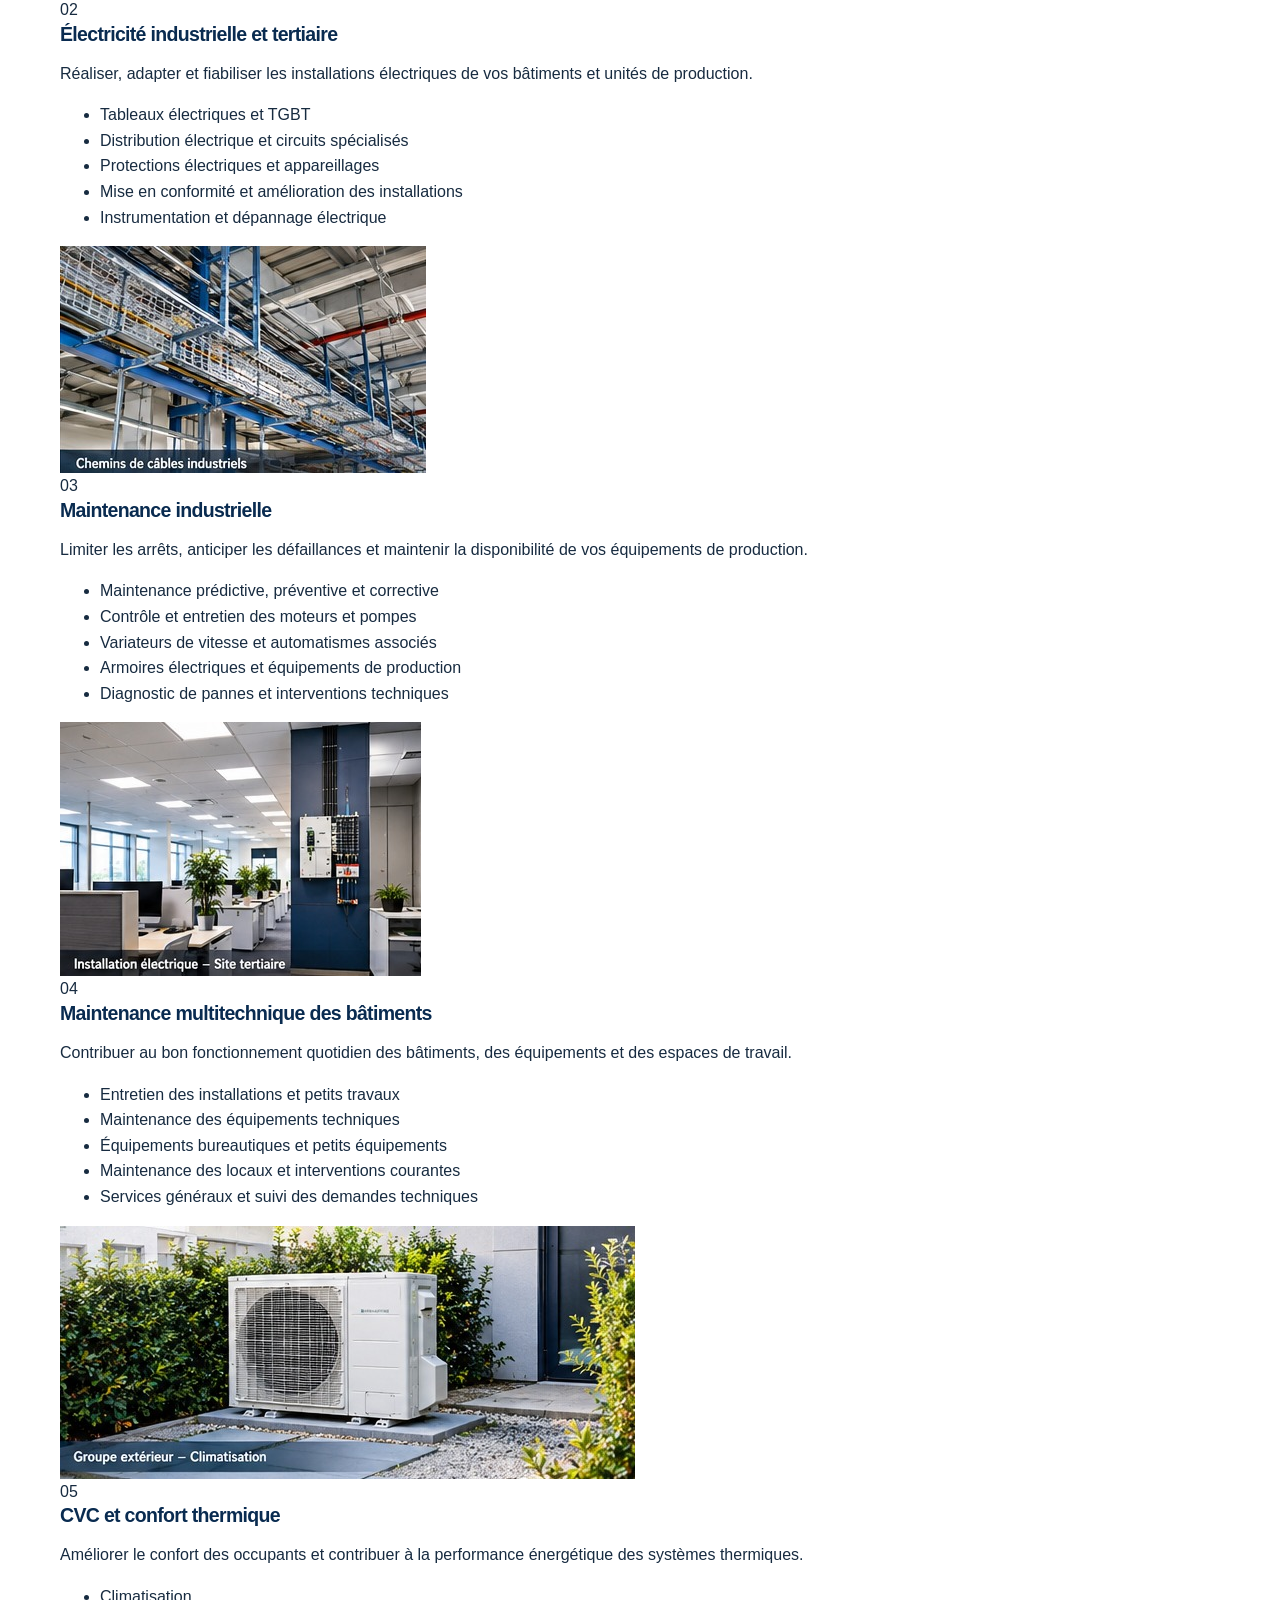
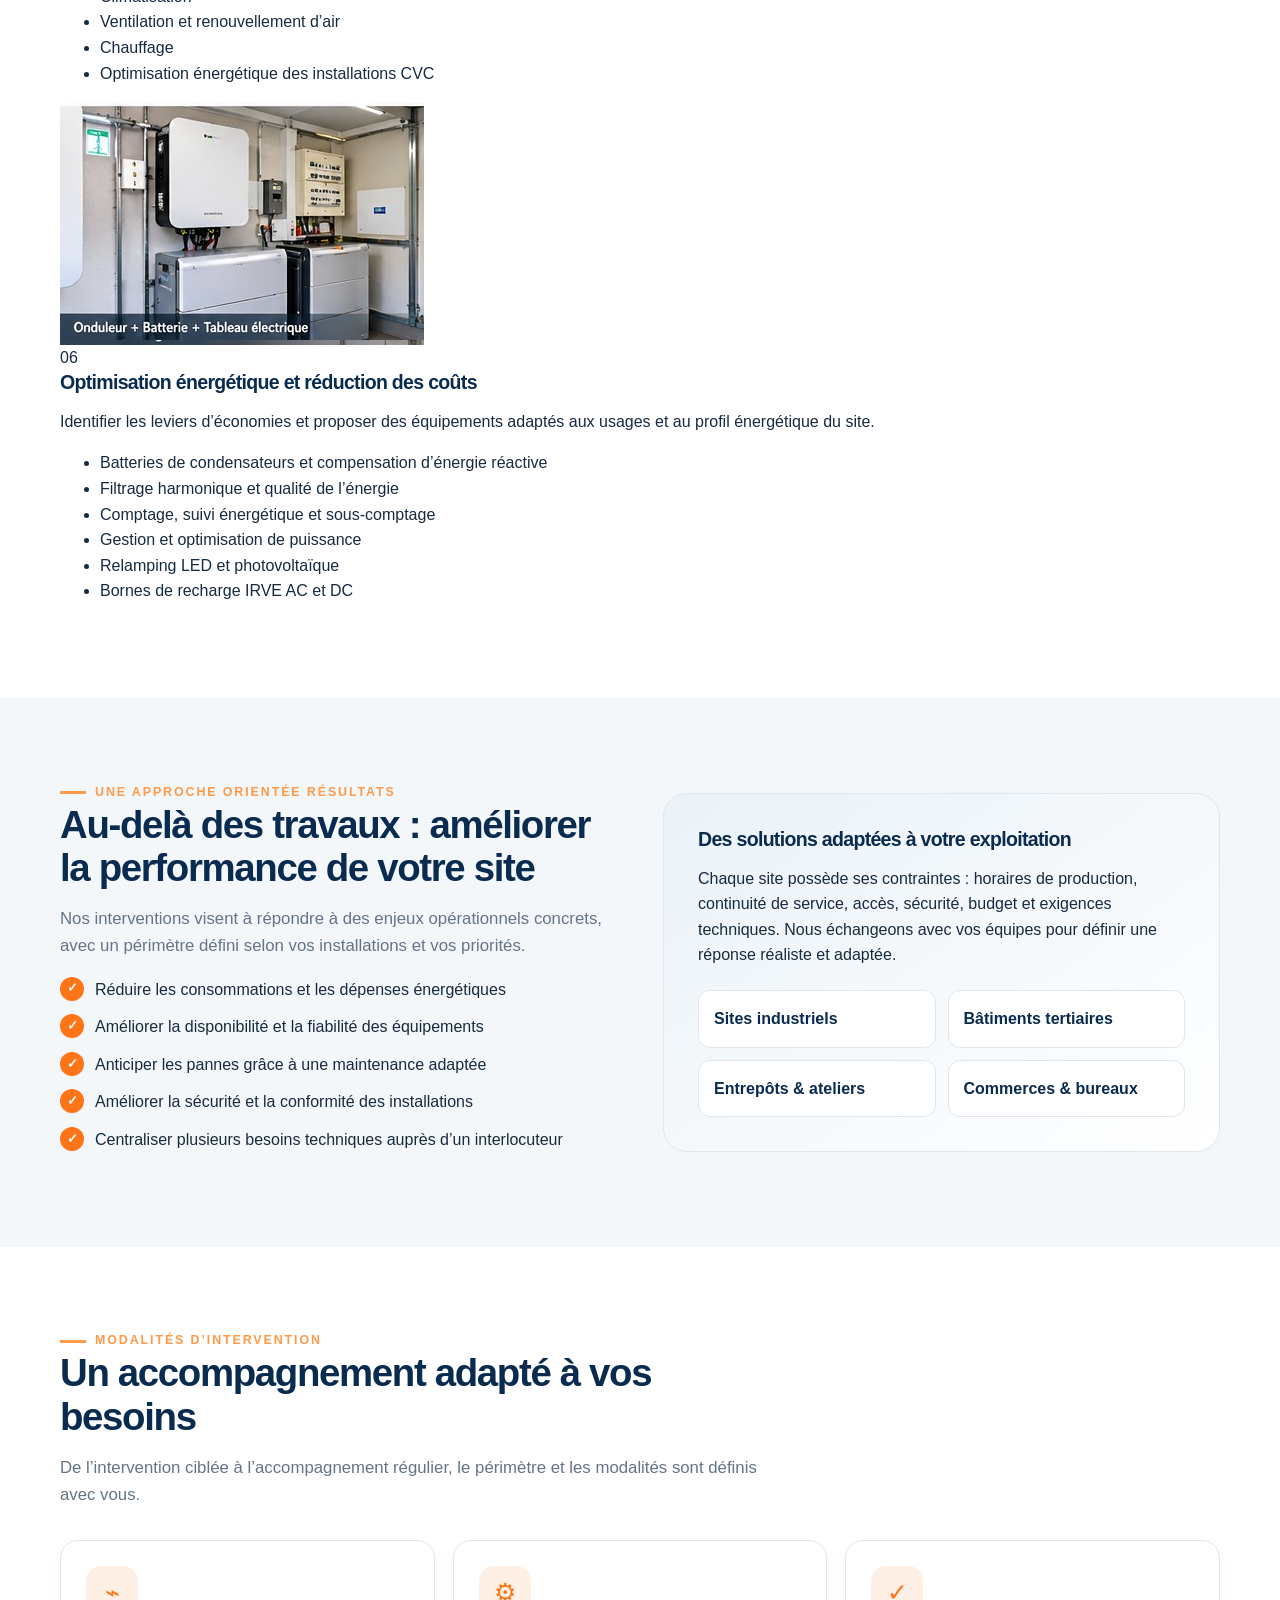
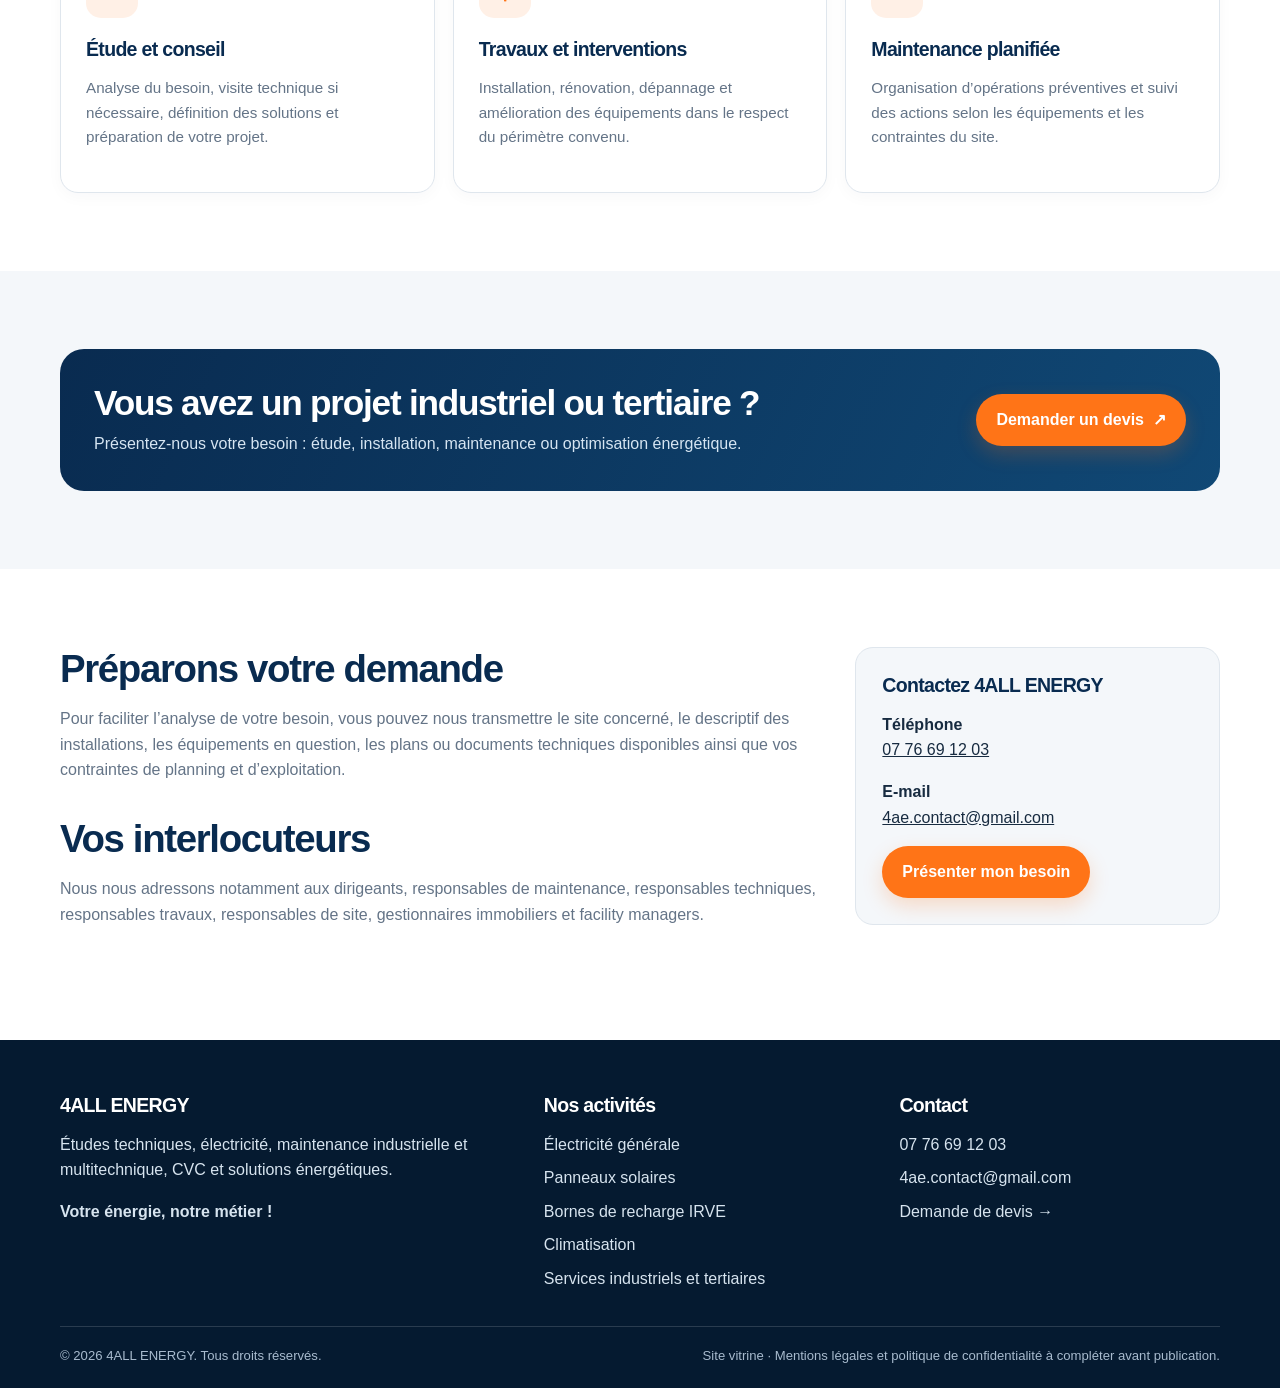
<file: services-industriels.html>
<!DOCTYPE html><html lang="fr"><head><meta charset="utf-8"><meta name="viewport" content="width=device-width, initial-scale=1"><meta http-equiv="refresh" content="0; url=services-industriels-tertiaires.html"><link rel="canonical" href="https://4allenergy.fr/services-industriels-tertiaires.html"><title>Services industriels et tertiaires | 4ALL ENERGY</title></head><body><p>Cette page a changé d’adresse. <a href="services-industriels-tertiaires.html">Accéder aux services industriels et tertiaires de 4ALL ENERGY</a>.</p><script>window.location.replace('services-industriels-tertiaires.html');</script></body></html>
</file>
<file: assets/styles.css>
:root {
  --navy: #092b50;
  --navy-deep: #061d36;
  --orange: #ff7417;
  --orange-light: #ff9a4a;
  --ink: #172b40;
  --muted: #647487;
  --paper: #f4f7fa;
  --white: #fff;
  --line: #dfe6ed;
  --radius: 18px;
  --shadow: 0 16px 40px rgba(7, 35, 64, .10);
}
* { box-sizing: border-box; }
html { scroll-behavior: smooth; }
body { margin: 0; color: var(--ink); background: var(--white); font-family: Inter, "Segoe UI", Arial, sans-serif; line-height: 1.6; }
a { color: inherit; }
img { max-width: 100%; display: block; }
.container { width: min(1160px, calc(100% - 40px)); margin-inline: auto; }
.topbar { background: var(--navy-deep); color: #eaf2fb; font-size: .88rem; }
.topbar-inner { min-height: 38px; display: flex; align-items: center; justify-content: space-between; gap: 16px; }
.topbar a { text-decoration: none; }
.site-header { position: sticky; top: 0; z-index: 20; background: rgba(255,255,255,.96); backdrop-filter: blur(12px); border-bottom: 1px solid rgba(9,43,80,.09); }
.header-inner { min-height: 88px; display: flex; align-items: center; justify-content: space-between; gap: 24px; }
.brand { display: flex; align-items: center; gap: 12px; text-decoration: none; min-width: 200px; }
.brand img { width: 68px; height: 60px; object-fit: contain; }
.brand-mark { width: 58px; height: 58px; display: grid; place-items: center; border-radius: 14px; background: var(--navy); color: white; font-weight: 900; font-size: 1.5rem; letter-spacing: -2px; border-bottom: 5px solid var(--orange); }
.brand-copy strong { display: block; color: var(--navy); font-size: 1.2rem; letter-spacing: .04em; line-height: 1.1; }
.brand-copy small { display: block; color: var(--orange); font-weight: 700; font-size: .72rem; margin-top: 5px; }
.nav { display: flex; align-items: center; gap: 20px; }
.nav a { text-decoration: none; font-size: .92rem; font-weight: 700; color: #284158; }
.nav a:hover, .nav a[aria-current="page"] { color: var(--orange); }
.nav-cta, .btn { display: inline-flex; align-items: center; justify-content: center; gap: 9px; border: 0; border-radius: 999px; padding: 13px 20px; text-decoration: none; font-weight: 800; cursor: pointer; transition: transform .2s, background .2s; }
.nav-cta, .btn-primary { background: var(--orange); color: #fff !important; box-shadow: 0 8px 20px rgba(255,116,23,.22); }
.btn-secondary { border: 1px solid rgba(255,255,255,.4); color: white; background: rgba(255,255,255,.08); }
.btn-outline { border: 1px solid var(--line); color: var(--navy); background: white; }
.btn:hover, .nav-cta:hover { transform: translateY(-2px); }
.menu-toggle { display: none; border: 1px solid var(--line); background: white; border-radius: 10px; padding: 10px 12px; font-size: 1.15rem; }
.hero { position: relative; overflow: hidden; color: white; background: radial-gradient(circle at 78% 22%, rgba(255,116,23,.27), transparent 26%), linear-gradient(125deg, var(--navy-deep), var(--navy) 62%, #124d7d); }
.hero:after { content: ""; position: absolute; width: 480px; height: 480px; border: 1px solid rgba(255,255,255,.10); border-radius: 50%; right: -120px; bottom: -260px; box-shadow: 0 0 0 45px rgba(255,255,255,.025), 0 0 0 90px rgba(255,255,255,.02); }
.hero-grid { position: relative; z-index: 1; display: grid; grid-template-columns: 1.15fr .85fr; align-items: center; gap: 52px; padding-block: 88px; }
.eyebrow { display: inline-flex; align-items: center; gap: 9px; color: var(--orange-light); font-size: .78rem; text-transform: uppercase; letter-spacing: .15em; font-weight: 900; }
.eyebrow:before { content: ""; width: 26px; height: 3px; background: currentColor; }
h1, h2, h3 { margin: 0 0 16px; line-height: 1.13; letter-spacing: -.035em; }
h1 { font-size: clamp(2.5rem, 5vw, 4.4rem); }
h2 { font-size: clamp(1.8rem, 3vw, 2.7rem); color: var(--navy); }
h3 { font-size: 1.22rem; color: var(--navy); }
.hero h1 span { color: var(--orange-light); }
.hero p { color: #d7e5f3; font-size: 1.12rem; max-width: 650px; margin: 0 0 28px; }
.hero-actions { display: flex; flex-wrap: wrap; gap: 12px; }
.hero-card { padding: 26px; border: 1px solid rgba(255,255,255,.18); background: rgba(255,255,255,.08); border-radius: 24px; backdrop-filter: blur(8px); box-shadow: 0 25px 60px rgba(0,0,0,.18); }
.hero-card .big-number { color: var(--orange-light); font-size: 2.5rem; font-weight: 900; line-height: 1; }
.hero-card p { font-size: .98rem; margin: 10px 0 20px; }
.quick-list { display: grid; grid-template-columns: 1fr 1fr; gap: 10px; }
.quick-list span { background: rgba(255,255,255,.09); border-radius: 10px; padding: 10px 12px; font-size: .88rem; font-weight: 700; }
.section { padding-block: 78px; }
.section-soft { background: var(--paper); }
.section-head { max-width: 720px; margin-bottom: 32px; }
.section-head p, .lead { color: var(--muted); font-size: 1.05rem; }
.cards { display: grid; grid-template-columns: repeat(3, 1fr); gap: 18px; }
.service-card { display: flex; flex-direction: column; min-height: 245px; padding: 25px; border: 1px solid var(--line); border-radius: var(--radius); background: white; text-decoration: none; box-shadow: 0 4px 16px rgba(7,35,64,.03); transition: transform .2s, box-shadow .2s, border-color .2s; }
.service-card:hover { transform: translateY(-5px); border-color: rgba(255,116,23,.5); box-shadow: var(--shadow); }
.service-icon { width: 52px; height: 52px; display: grid; place-items: center; border-radius: 15px; background: #fff0e6; color: var(--orange); font-size: 1.55rem; margin-bottom: 20px; }
.service-card p { color: var(--muted); margin: 0 0 18px; font-size: .95rem; }
.card-link { margin-top: auto; color: var(--orange); font-weight: 900; font-size: .9rem; }
.split { display: grid; grid-template-columns: 1fr 1fr; gap: 46px; align-items: center; }
.feature-panel { border-radius: 24px; padding: 34px; background: linear-gradient(145deg, #eaf2f8, #fff); border: 1px solid var(--line); }
.feature-panel .mini-grid { display: grid; grid-template-columns: 1fr 1fr; gap: 12px; margin-top: 22px; }
.mini-grid div { padding: 15px; background: white; border: 1px solid var(--line); border-radius: 12px; font-weight: 800; color: var(--navy); }
.check-list { padding: 0; list-style: none; display: grid; gap: 12px; }
.check-list li { display: flex; gap: 11px; align-items: flex-start; }
.check-list li:before { content: "✓"; flex: 0 0 24px; height: 24px; display: grid; place-items: center; color: white; background: var(--orange); border-radius: 50%; font-weight: 900; font-size: .8rem; }
.page-hero { background: linear-gradient(120deg, var(--navy-deep), var(--navy)); color: white; padding-block: 68px; }
.page-hero h1 { max-width: 850px; font-size: clamp(2.35rem, 4vw, 3.7rem); }
.page-hero p { max-width: 780px; color: #d5e3f0; font-size: 1.1rem; }
.breadcrumb { color: #b9d0e5; font-size: .85rem; margin-bottom: 20px; }
.breadcrumb a { color: white; text-decoration: none; }
.page-content { display: grid; grid-template-columns: minmax(0, 1.35fr) minmax(260px, .65fr); gap: 38px; align-items: start; }
.content-block { margin-bottom: 34px; }
.content-block p { color: var(--muted); }
.info-box { padding: 26px; background: var(--paper); border: 1px solid var(--line); border-radius: var(--radius); }
.info-box h3 { margin-bottom: 12px; }
.pill-list { display: flex; flex-wrap: wrap; gap: 9px; margin-top: 20px; }
.pill { display: inline-flex; padding: 8px 12px; background: #eaf1f7; color: var(--navy); border-radius: 999px; font-size: .84rem; font-weight: 800; }
.cta-band { padding: 34px; display: flex; justify-content: space-between; align-items: center; gap: 24px; background: linear-gradient(115deg, var(--navy), #104875); color: white; border-radius: 24px; }
.cta-band h2 { color: white; margin-bottom: 8px; font-size: clamp(1.5rem, 3vw, 2.2rem); }
.cta-band p { margin: 0; color: #d6e5f2; }
.contact-grid { display: grid; grid-template-columns: .8fr 1.2fr; gap: 28px; }
.contact-details { padding: 30px; border-radius: var(--radius); background: var(--navy); color: white; }
.contact-details h3 { color: white; }
.contact-details a { color: white; }
.contact-details p { color: #d6e5f2; }
.form-card { padding: 30px; border: 1px solid var(--line); border-radius: var(--radius); box-shadow: var(--shadow); }
.form-grid { display: grid; grid-template-columns: 1fr 1fr; gap: 15px; }
.field { display: grid; gap: 7px; }
.field.full { grid-column: 1 / -1; }
label { font-size: .88rem; font-weight: 800; color: var(--navy); }
input, select, textarea { width: 100%; padding: 13px 14px; border: 1px solid #cfd9e3; border-radius: 10px; font: inherit; background: #fff; color: var(--ink); }
textarea { min-height: 125px; resize: vertical; }
.form-note { color: var(--muted); font-size: .83rem; }
.site-footer { background: #051a30; color: #d7e4ef; padding: 54px 0 22px; }
.footer-grid { display: grid; grid-template-columns: 1.4fr 1fr 1fr; gap: 35px; padding-bottom: 34px; }
.site-footer h3 { color: white; }
.site-footer a { color: #d7e4ef; text-decoration: none; }
.site-footer a:hover { color: var(--orange-light); }
.footer-links { display: grid; gap: 8px; }
.footer-bottom { display: flex; justify-content: space-between; gap: 20px; border-top: 1px solid rgba(255,255,255,.15); padding-top: 18px; color: #a8bbce; font-size: .82rem; }
.mobile-call { display: none; }
@media (max-width: 980px) {
  .nav { gap: 12px; }
  .nav a { font-size: .84rem; }
  .hero-grid { gap: 28px; padding-block: 66px; }
  .cards { grid-template-columns: repeat(2, 1fr); }
}
@media (max-width: 760px) {
  .container { width: min(100% - 30px, 560px); }
  .topbar-inner { justify-content: center; text-align: center; }
  .topbar-inner span:first-child { display: none; }
  .header-inner { min-height: 74px; }
  .brand { min-width: 0; }
  .brand img { width: 48px; height: 48px; }
  .brand-mark { width: 46px; height: 46px; font-size: 1.2rem; }
  .brand-copy strong { font-size: 1rem; }
  .brand-copy small { font-size: .63rem; }
  .menu-toggle { display: block; }
  .nav { display: none; position: absolute; top: 74px; left: 0; right: 0; padding: 18px 22px 22px; background: white; border-bottom: 1px solid var(--line); box-shadow: var(--shadow); align-items: stretch; flex-direction: column; }
  .nav.open { display: flex; }
  .nav a { font-size: .95rem; padding: 5px 0; }
  .nav-cta { text-align: center; }
  .hero-grid, .split, .page-content, .contact-grid { grid-template-columns: 1fr; }
  .hero-grid { padding-block: 52px; }
  .hero-card { padding: 22px; }
  .section { padding-block: 54px; }
  .cards { grid-template-columns: 1fr; }
  .cta-band { align-items: flex-start; flex-direction: column; padding: 27px; }
  .footer-grid { grid-template-columns: 1fr; gap: 25px; }
  .footer-bottom { flex-direction: column; }
  .form-grid { grid-template-columns: 1fr; }
  .field.full { grid-column: auto; }
  .mobile-call { display: block; position: fixed; z-index: 15; bottom: 14px; right: 14px; border-radius: 999px; padding: 14px 18px; background: var(--orange); color: white; text-decoration: none; font-weight: 900; box-shadow: 0 8px 22px rgba(0,0,0,.2); }
}


/* Galerie de réalisations illustratives */
.projects-section { background: var(--paper); }
.project-gallery { display: grid; grid-template-columns: repeat(3, minmax(0, 1fr)); gap: 20px; }
.project-card { overflow: hidden; background: white; border: 1px solid var(--line); border-radius: var(--radius); box-shadow: 0 8px 24px rgba(7,35,64,.07); }
.project-card img { width: 100%; height: 235px; object-fit: cover; background: #eaf1f7; }
.project-card-copy { padding: 18px 20px 20px; }
.project-card-copy h3 { margin-bottom: 6px; }
.project-card-copy p { color: var(--muted); margin: 0; font-size: .9rem; }
.gallery-disclaimer { margin: 18px 0 0; color: var(--muted); font-size: .82rem; }
@media (max-width: 760px) { .project-gallery { grid-template-columns: 1fr; } .project-card img { height: 230px; } }

/* Galerie photos sans titres ni légendes visibles */
.project-card { overflow: hidden; }
.project-card img { display: block; width: 100%; aspect-ratio: 4 / 3; object-fit: cover; }
</file>
